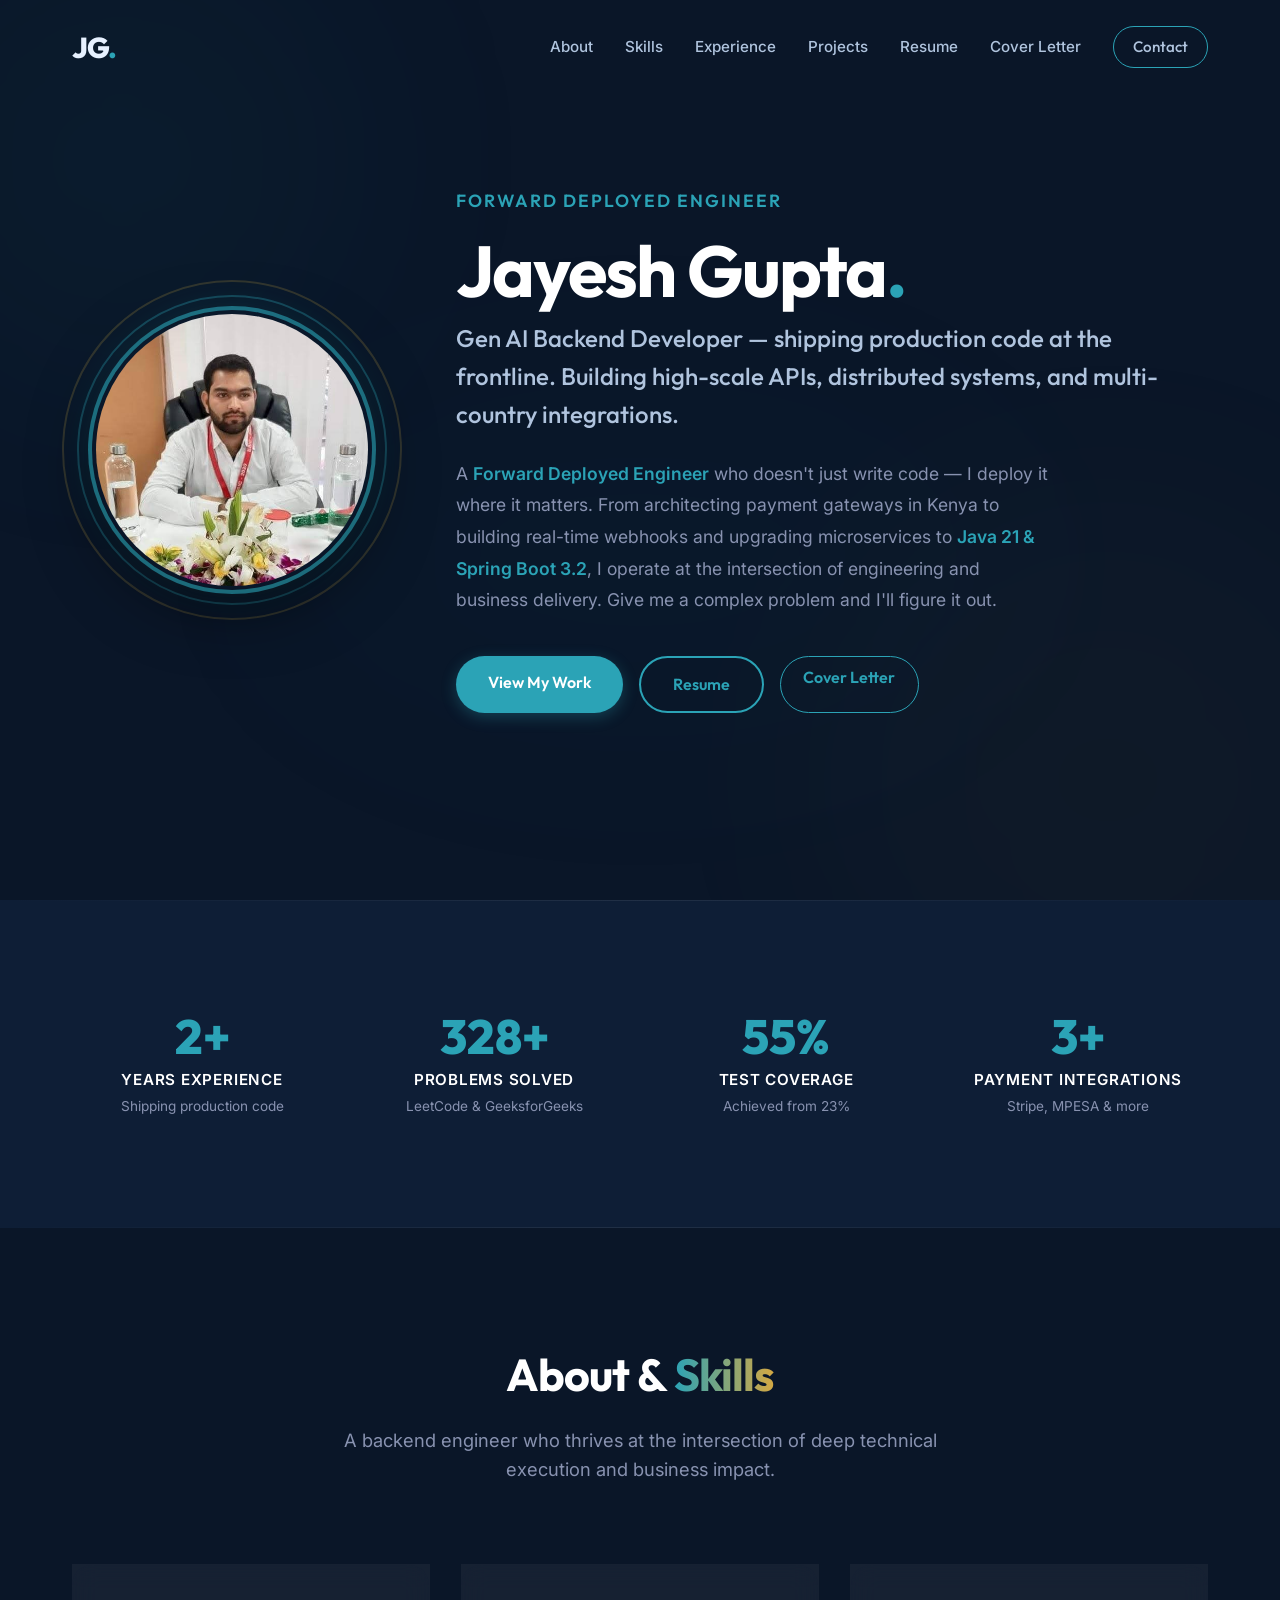
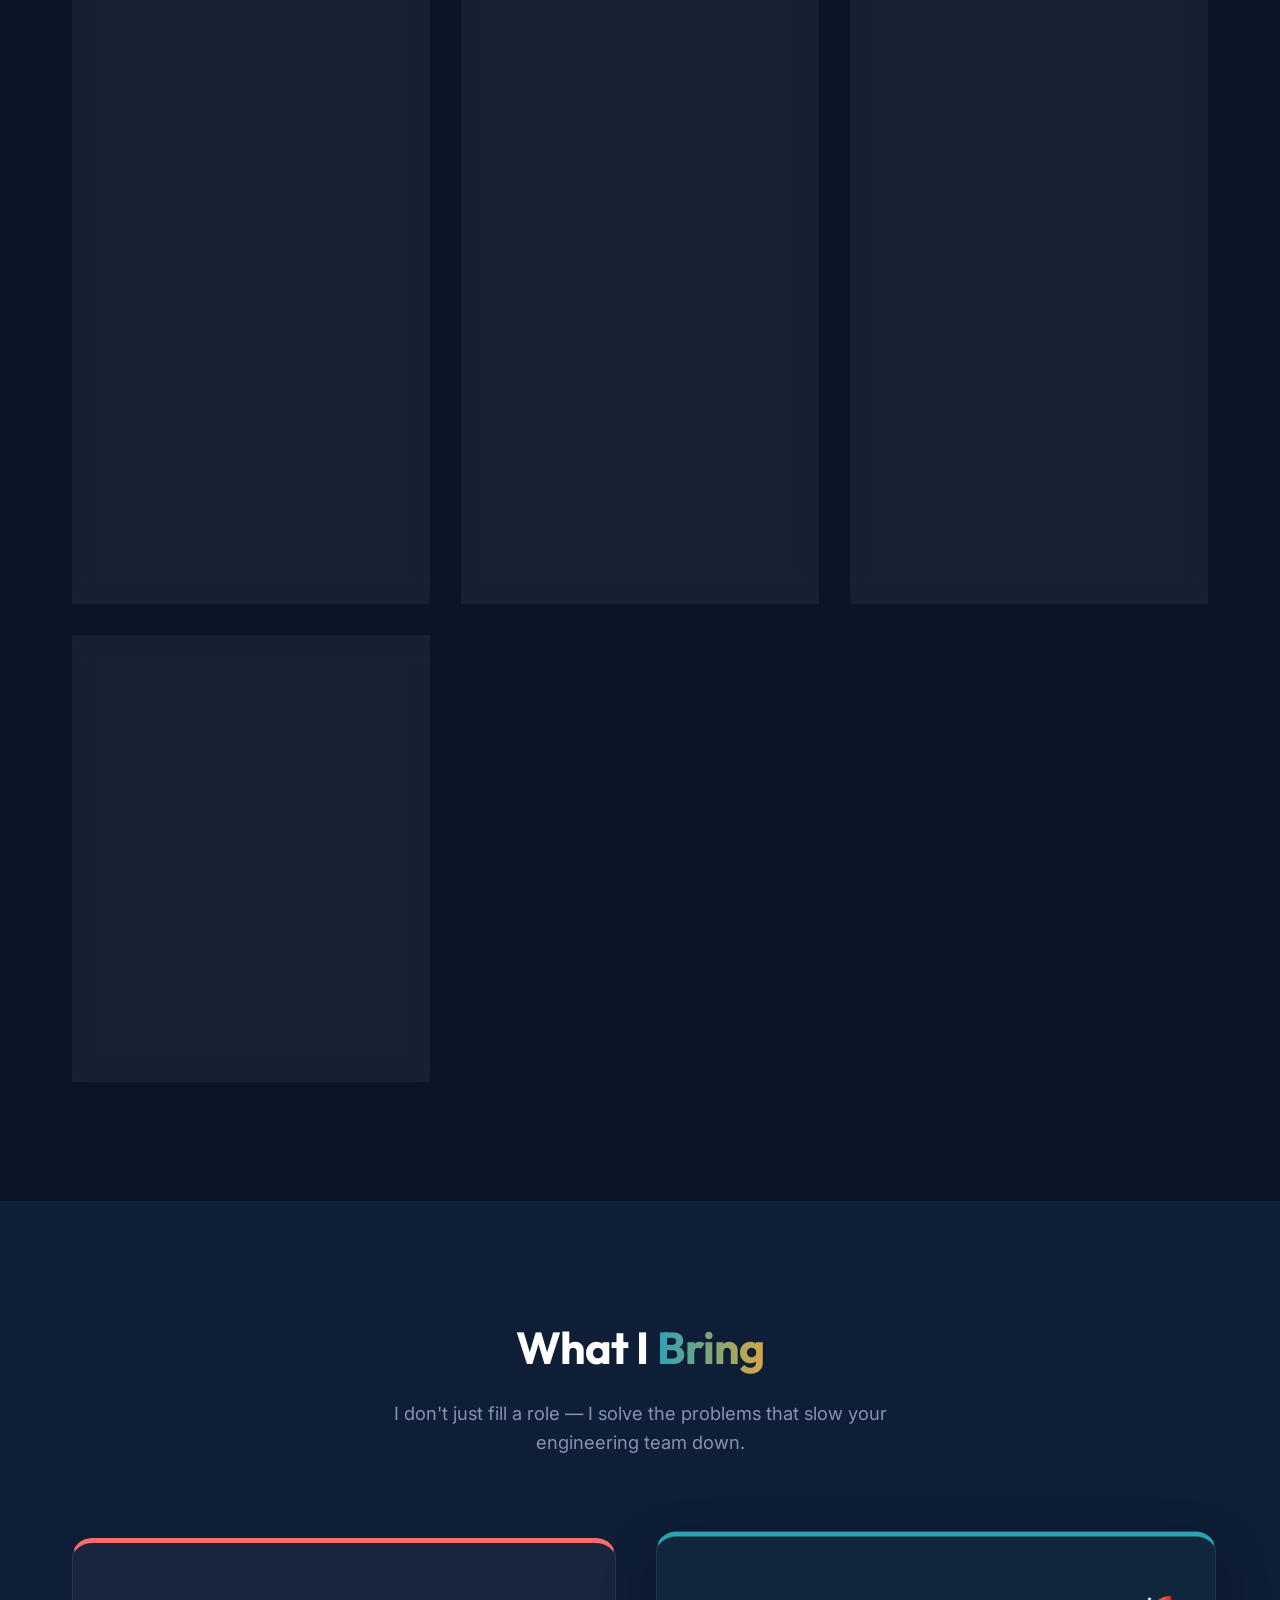
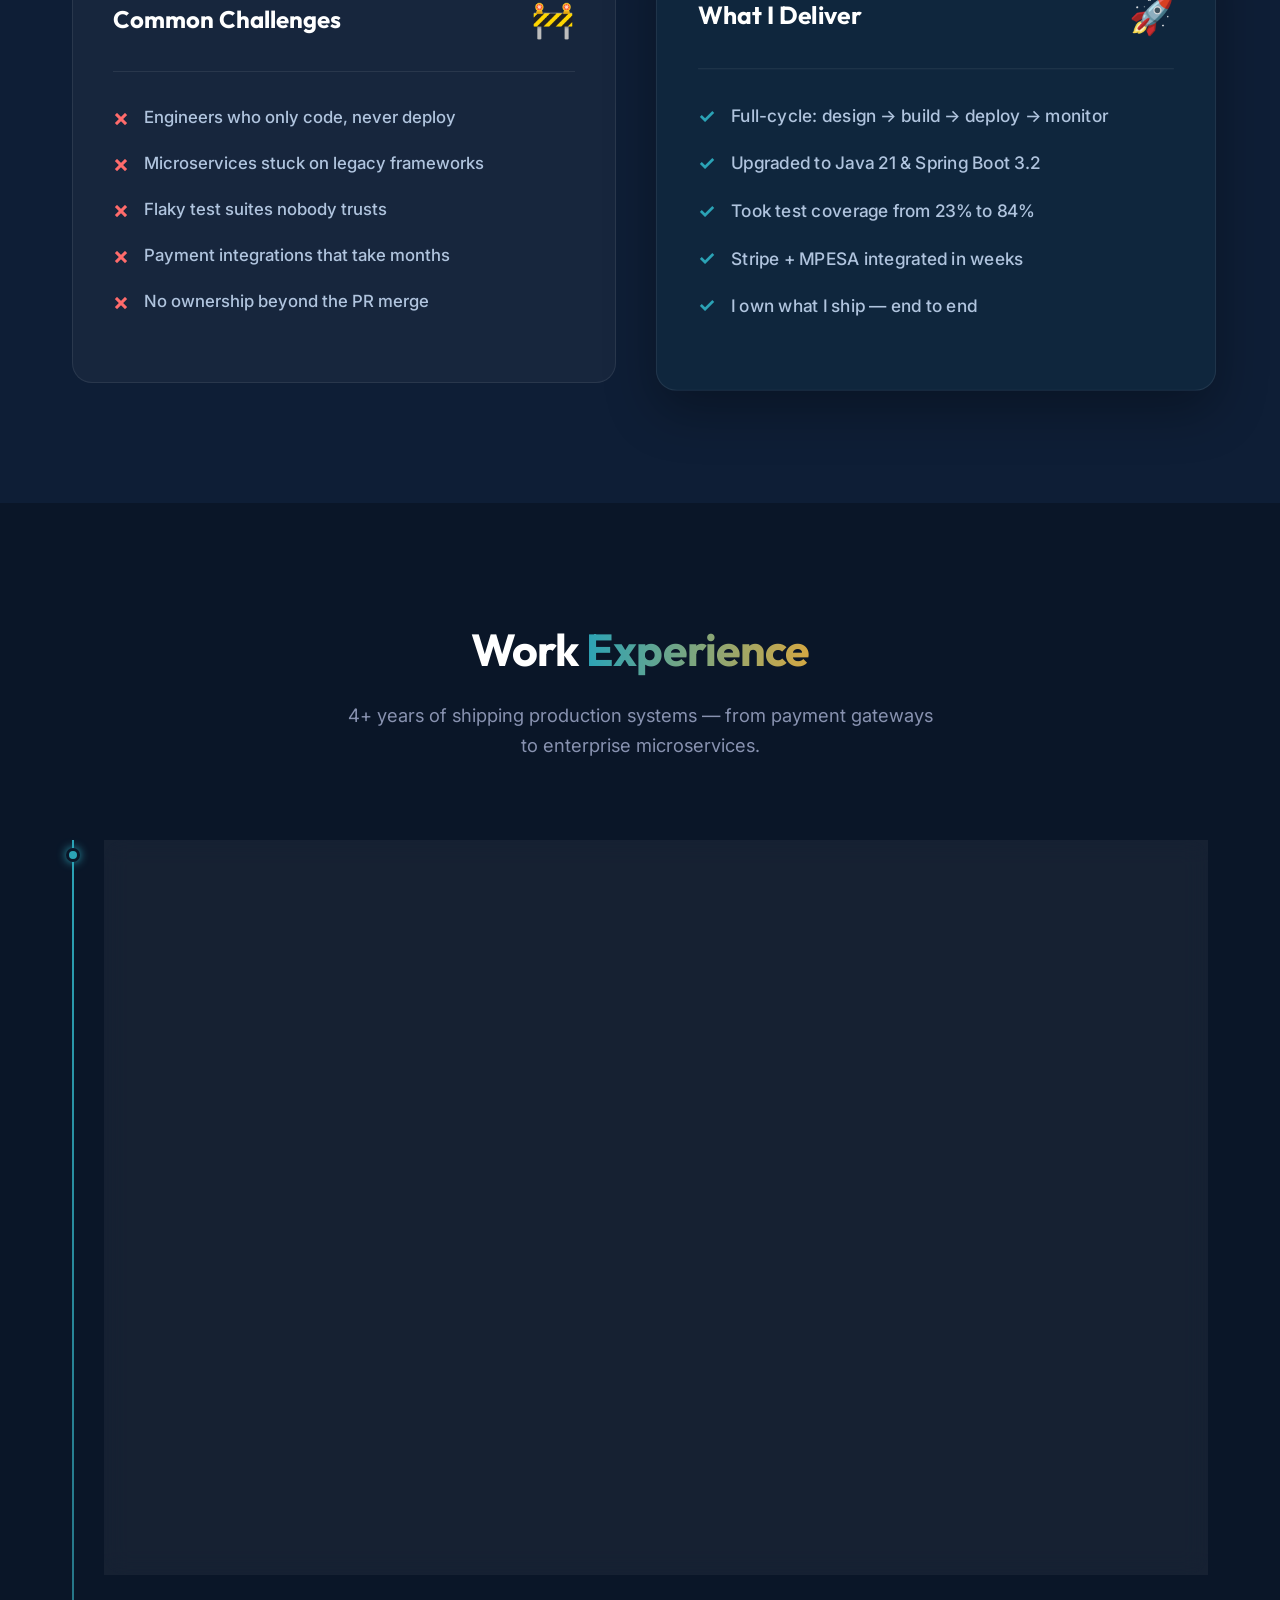
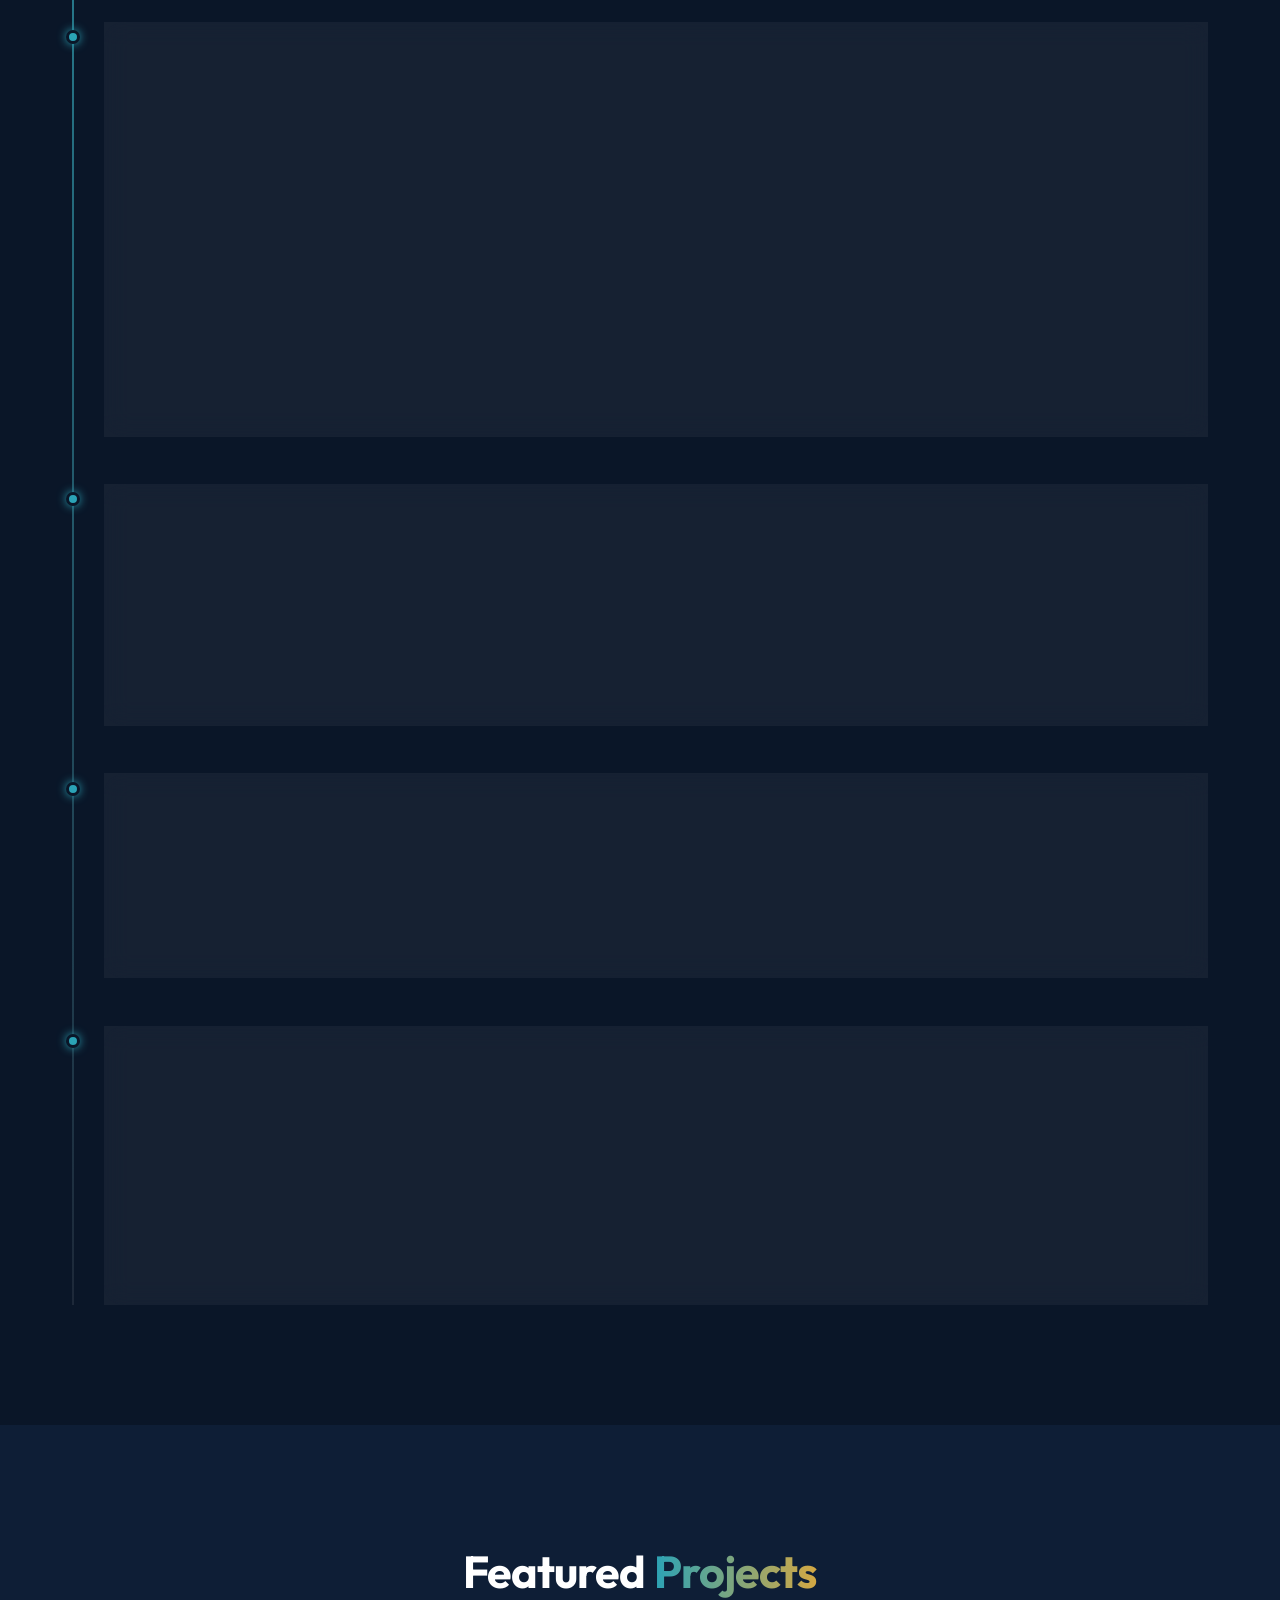
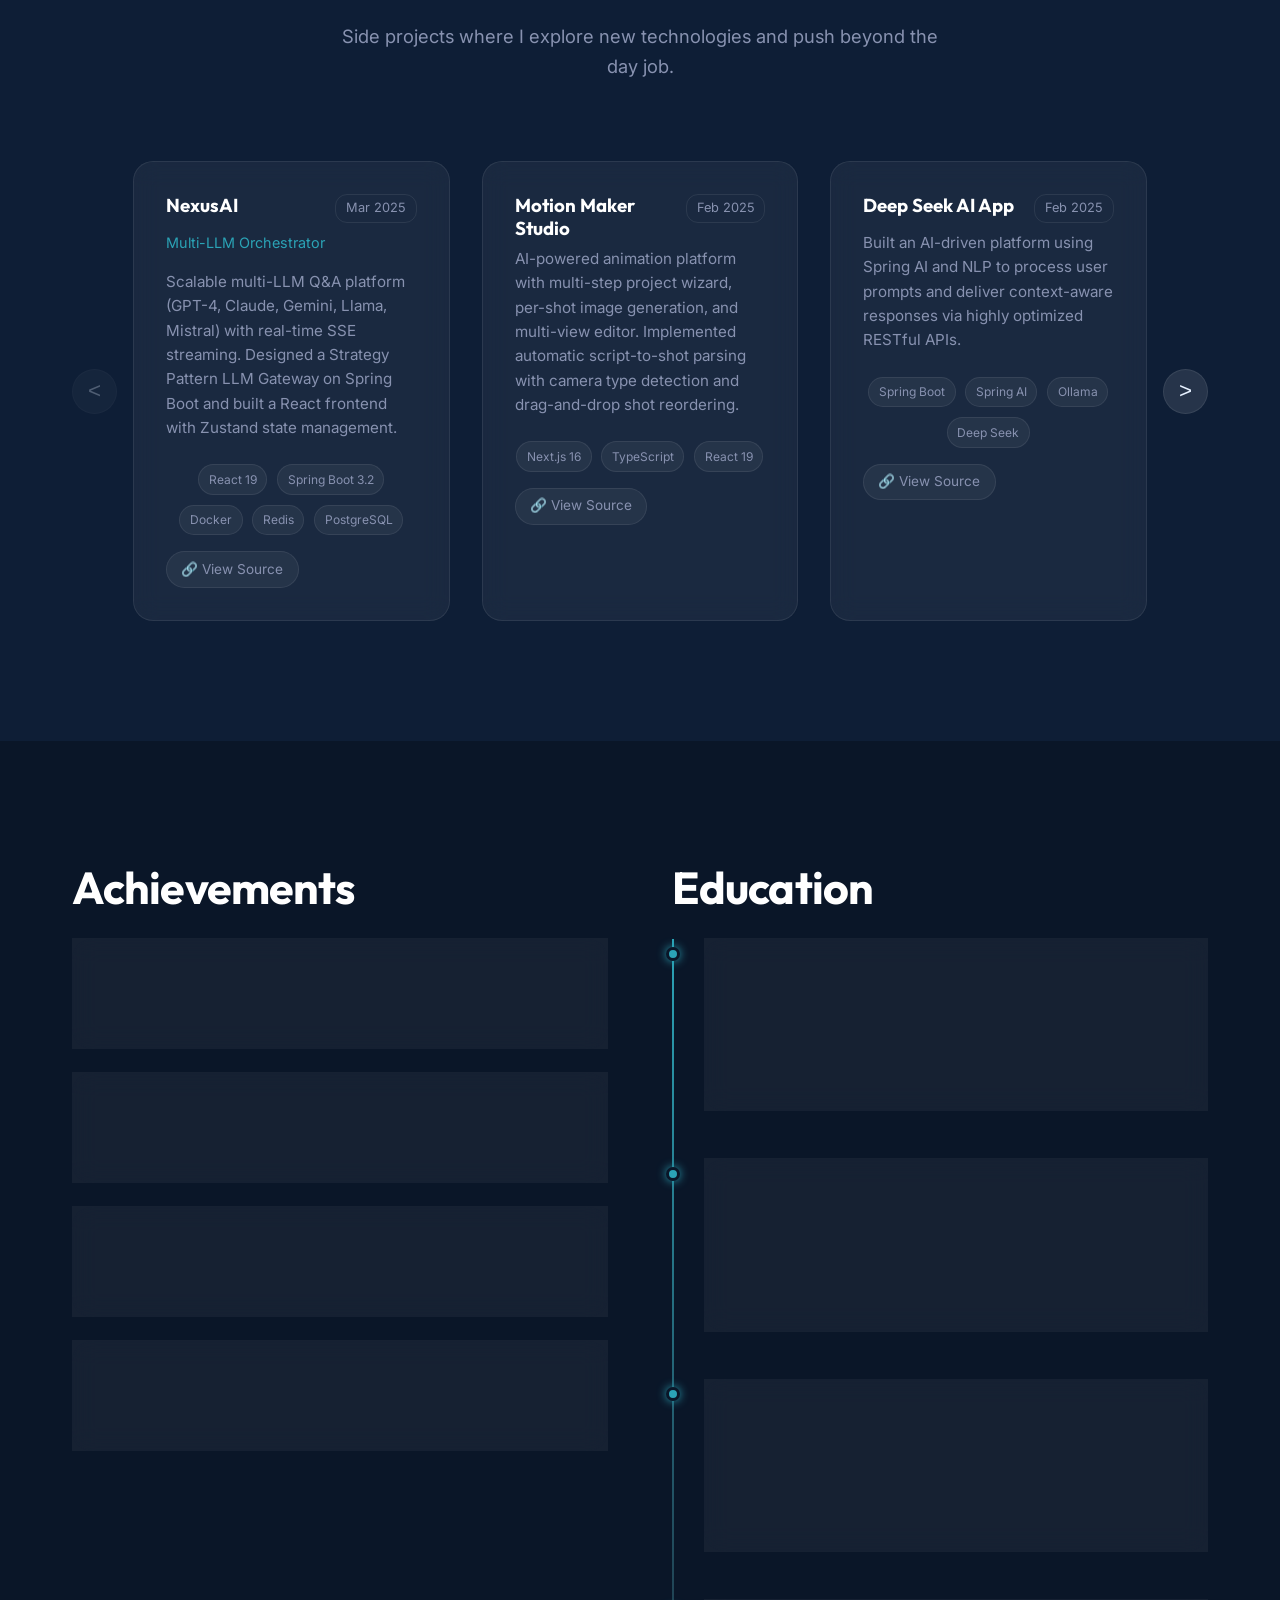
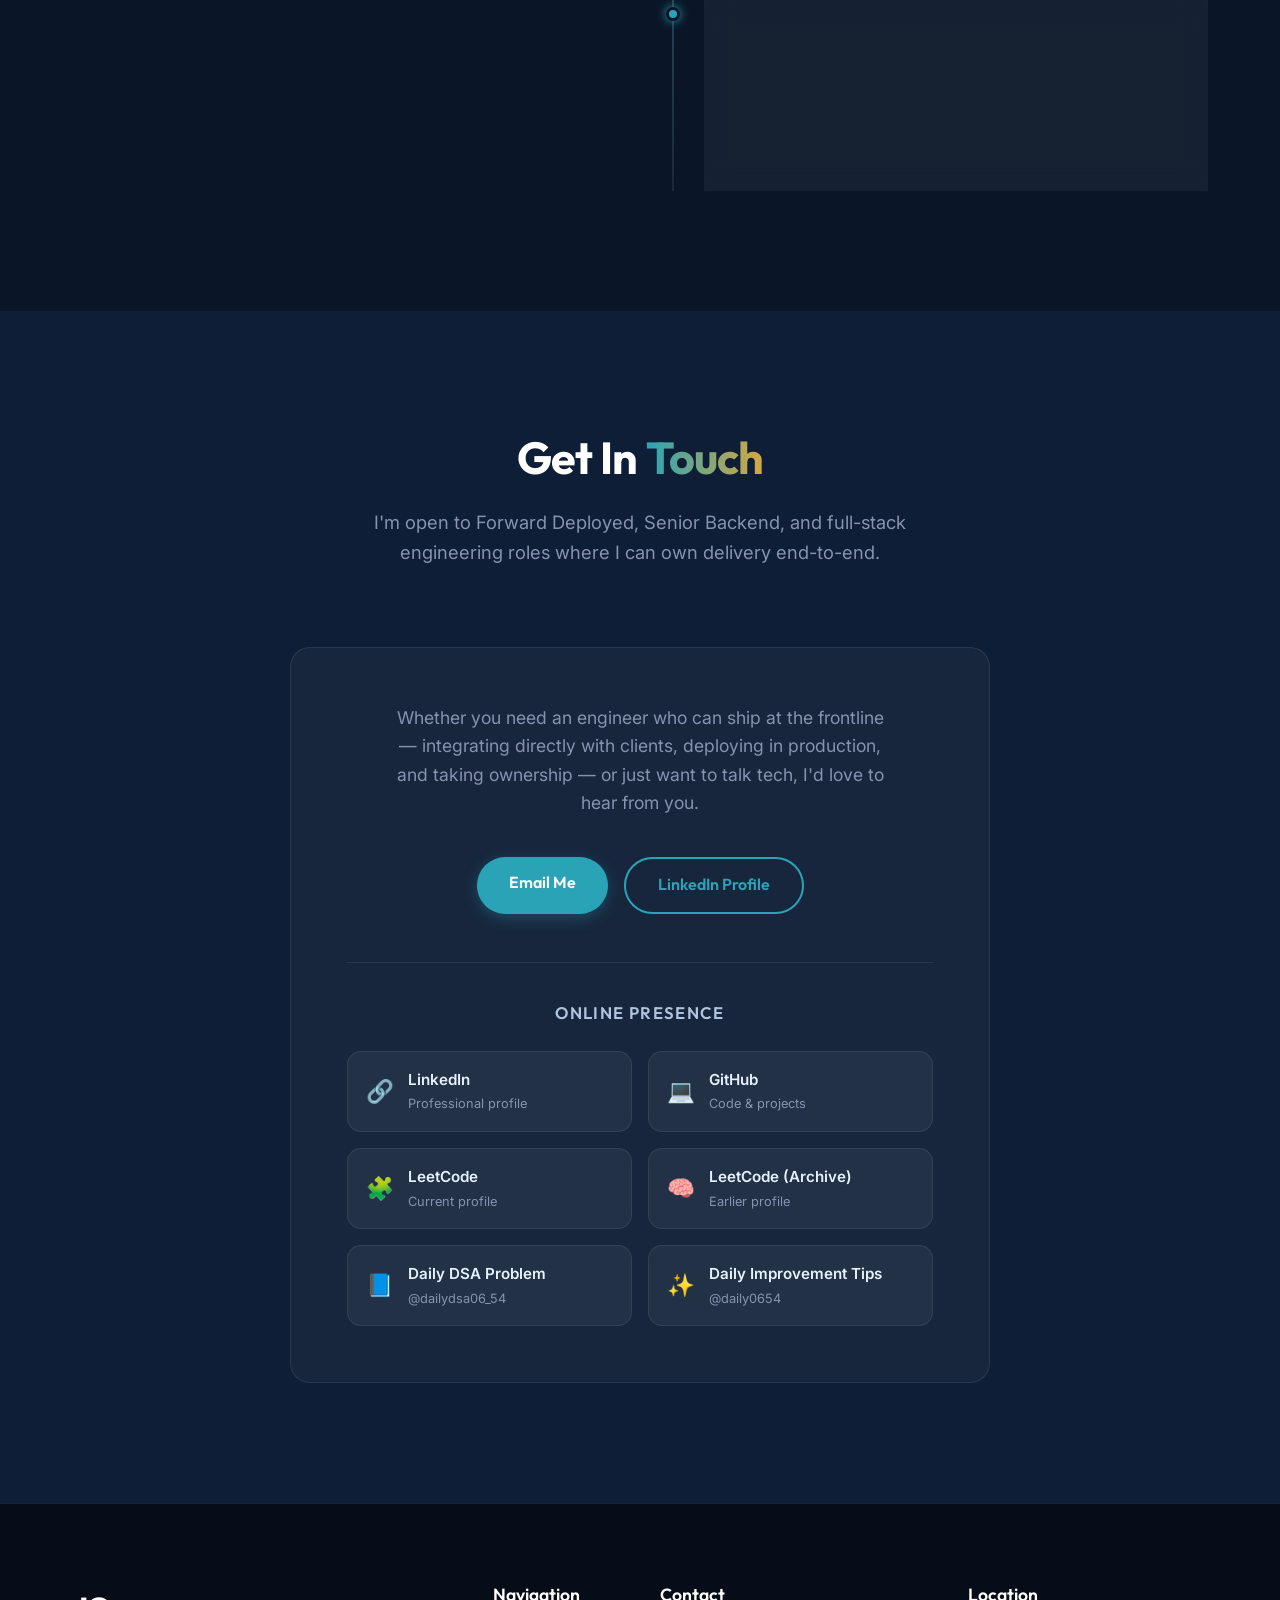
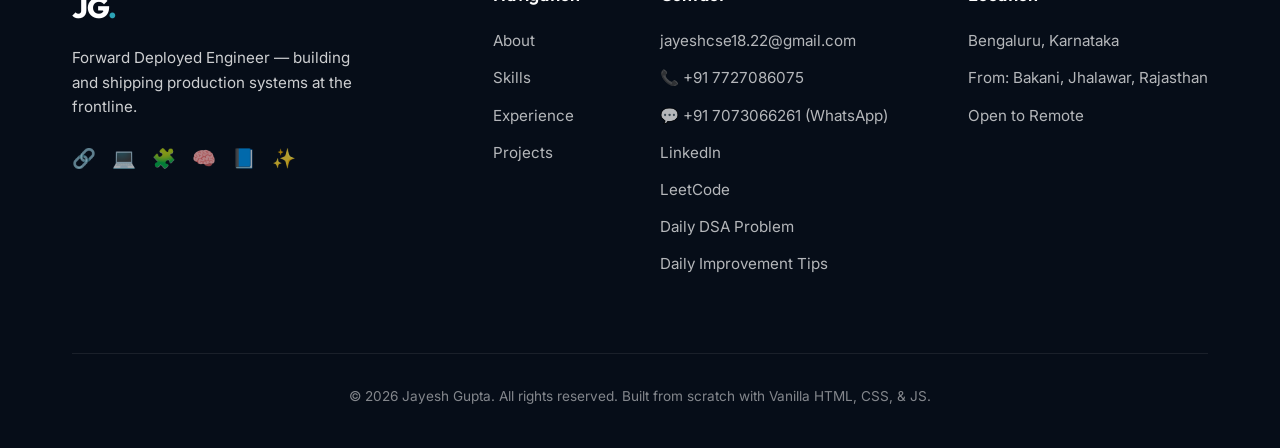
<file: index.html>
<!DOCTYPE html>
<html lang="en">
<head>
    <meta charset="UTF-8">
    <meta name="viewport" content="width=device-width, initial-scale=1.0">
    <meta name="description" content="Jayesh Gupta — Forward Deployed Engineer | Gen AI Backend Developer | Spring AI | Spring Boot | Microservices | Java 21 | PostgreSQL | Building High-Scale APIs & Distributed Systems.">
    <title>Jayesh Gupta | Forward Deployed Engineer | Gen AI Backend Developer</title>
    <!-- Fonts -->
    <link rel="preconnect" href="https://fonts.googleapis.com">
    <link rel="preconnect" href="https://fonts.gstatic.com" crossorigin>
    <link href="https://fonts.googleapis.com/css2?family=Inter:wght@300;400;500;600&family=Outfit:wght@400;600;700;800&display=swap" rel="stylesheet">
    <link rel="stylesheet" href="styles.css">
</head>
<body>

    <!-- Preloader -->
    <div class="preloader" id="preloader">
        <div class="preloader-logo">
            <span class="preloader-text">JG<span class="accent">.</span></span>
        </div>
        <div class="preloader-progress-container">
            <div class="preloader-progress-bar" id="preloaderBar"></div>
        </div>
        <div class="preloader-percentage" id="preloaderPercent">0%</div>
    </div>

    <div class="background-effects">
        <div class="glow glow-1"></div>
        <div class="glow glow-2"></div>
        <div class="glow glow-3"></div>
    </div>

    <!-- Navigation -->
    <nav id="navbar" class="navbar">
        <div class="nav-container">
            <a href="#home" class="logo">JG<span class="dot">.</span></a>
            <ul class="nav-links">
                <li><a href="#about">About</a></li>
                <li><a href="#skills">Skills</a></li>
                <li><a href="#experience">Experience</a></li>
                <li><a href="#projects">Projects</a></li>
                <li><a href="https://drive.google.com/file/d/1EZKaSpu2NY9YMXBlV75YC7lGtOHxIoAp/view?usp=sharing" target="_blank" rel="noopener noreferrer">Resume</a></li>
                <li><a href="https://drive.google.com/file/d/1CYGXUK_f5S0ZbnwEdYzGYpNUl964W7ts/view?usp=sharing" target="_blank" rel="noopener noreferrer">Cover Letter</a></li>
                <li><a href="#contact" class="btn-outline nav-btn">Contact</a></li>
            </ul>
            <div class="hamburger">
                <span class="bar"></span>
                <span class="bar"></span>
                <span class="bar"></span>
            </div>
        </div>
    </nav>

    <main>
        <!-- Hero Section -->
        <section id="home" class="hero section-padding">
            <div class="container hero-content flex-row hidden">
                <div class="hero-image-wrapper">
                    <div class="hero-image-ring"></div>
                    <div class="hero-image-ring hero-image-ring-2"></div>
                    <img src="profile.jpg" alt="Jayesh Gupta — Forward Deployed Engineer" class="hero-profile-img" />
                </div>
                <div class="hero-text">
                    <p class="subtitle">Forward Deployed Engineer</p>
                    <h1 class="hero-title">Jayesh Gupta<span class="dot">.</span></h1>
                    <h2 class="hero-subtitle">Gen AI Backend Developer — shipping production code at the frontline. Building high-scale APIs, distributed systems, and multi-country integrations.</h2>
                    <p class="hero-desc">
                        A <strong>Forward Deployed Engineer</strong> who doesn't just write code — I deploy it where it matters. From architecting payment gateways in Kenya to building real-time webhooks and upgrading microservices to <strong>Java 21 & Spring Boot 3.2</strong>, I operate at the intersection of engineering and business delivery. Give me a complex problem and I'll figure it out.
                    </p>
                    <div class="hero-cta" style="flex-wrap: wrap;">
                        <a href="#experience" class="btn-primary">View My Work</a>
                        <a href="https://drive.google.com/file/d/1EZKaSpu2NY9YMXBlV75YC7lGtOHxIoAp/view?usp=sharing" target="_blank" rel="noopener noreferrer" class="btn-secondary">Resume</a>
                        <a href="https://drive.google.com/file/d/1CYGXUK_f5S0ZbnwEdYzGYpNUl964W7ts/view?usp=sharing" target="_blank" rel="noopener noreferrer" class="btn-outline">Cover Letter</a>
                    </div>
                </div>
            </div>
        </section>

        <!-- Stats Section -->
        <section class="stats">
            <div class="container">
                <div class="stats-grid">
                    <div class="stat-item hidden" style="--delay: 1">
                        <div class="stat-value" data-target="4" data-suffix="+">0</div>
                        <div class="stat-label">Years Experience</div>
                        <div class="stat-desc">Shipping production code</div>
                    </div>
                    <div class="stat-item hidden" style="--delay: 2">
                        <div class="stat-value" data-target="500" data-suffix="+">0</div>
                        <div class="stat-label">Problems Solved</div>
                        <div class="stat-desc">LeetCode & GeeksforGeeks</div>
                    </div>
                    <div class="stat-item hidden" style="--delay: 3">
                        <div class="stat-value" data-target="84" data-suffix="%">0</div>
                        <div class="stat-label">Test Coverage</div>
                        <div class="stat-desc">Achieved from 23%</div>
                    </div>
                    <div class="stat-item hidden" style="--delay: 4">
                        <div class="stat-value" data-target="5" data-suffix="+">0</div>
                        <div class="stat-label">Payment Integrations</div>
                        <div class="stat-desc">Stripe, MPESA & more</div>
                    </div>
                </div>
            </div>
        </section>

        <!-- About & Skills Section -->
        <section id="skills" class="skills section-padding">
            <div class="container">
                <div class="section-header hidden" id="about">
                    <h2 class="section-heading">About & <span class="highlight">Skills</span></h2>
                    <p class="section-subtitle">A backend engineer who thrives at the intersection of deep technical execution and business impact.</p>
                </div>

                <div class="skills-grid">
                    <div class="skill-category glass-card hidden" style="--delay: 1">
                        <div class="skill-icon">📋</div>
                        <h3>Summary</h3>
                        <p style="color: var(--text-muted); font-size: 0.95rem; line-height: 1.7; text-align: left;">
                            I'm a backend engineer who genuinely enjoys what I build. Graduated in Computer Science from NIT Arunachal Pradesh, where coding started as a hobby and slowly became a career. That curiosity never left — I've solved 500+ problems on LeetCode & GeeksforGeeks, and I still get excited about a well-designed system. I've upgraded production microservices, built CI/CD pipelines, taken code coverage from 23% to 84%, and integrated multi-country tax & payment systems. Outside of work — badminton, keyboard, music, and exploring new places keep me balanced.
                        </p>
                    </div>

                    <div class="skill-category glass-card hidden" style="--delay: 2">
                        <div class="skill-icon">⚡</div>
                        <h3>Core Engineering</h3>
                        <div class="tags">
                            <span class="tag">Java 21</span>
                            <span class="tag">Spring Boot 3.2</span>
                            <span class="tag">Microservices</span>
                            <span class="tag">PostgreSQL</span>
                            <span class="tag">Spring AI</span>
                            <span class="tag">Systems Design</span>
                            <span class="tag">Low-Level Design</span>
                            <span class="tag">IT Integration</span>
                        </div>
                    </div>

                    <div class="skill-category glass-card hidden" style="--delay: 3">
                        <div class="skill-icon">☁️</div>
                        <h3>Frontend & Cloud</h3>
                        <div class="tags">
                            <span class="tag">React.js</span>
                            <span class="tag">Next.js</span>
                            <span class="tag">TypeScript</span>
                            <span class="tag">AWS EC2</span>
                            <span class="tag">Docker</span>
                            <span class="tag">CI/CD Jenkins</span>
                        </div>
                    </div>

                    <div class="skill-category glass-card hidden" style="--delay: 4">
                        <div class="skill-icon">🏅</div>
                        <h3>Certifications</h3>
                        <div class="tags">
                            <span class="tag">AWS Cloud Practitioner</span>
                            <span class="tag">Google Hash Code 2021</span>
                            <span class="tag">Machine Learning</span>
                            <span class="tag">Blockchain Basics</span>
                            <span class="tag">Android Studio with Java</span>
                        </div>
                    </div>
                </div>
            </div>
        </section>

        <!-- What I Bring — Problem / Solution -->
        <section class="what-i-bring section-padding">
            <div class="container">
                <div class="section-header hidden">
                    <h2 class="section-heading">What I <span class="highlight">Bring</span></h2>
                    <p class="section-subtitle">I don't just fill a role — I solve the problems that slow your engineering team down.</p>
                </div>

                <div class="comparison-grid">
                    <div class="comparison-card problem hidden" style="--delay: 1">
                        <div class="comparison-card-header">
                            <h3>Common Challenges</h3>
                            <span class="comparison-icon">🚧</span>
                        </div>
                        <ul class="comparison-list">
                            <li>Engineers who only code, never deploy</li>
                            <li>Microservices stuck on legacy frameworks</li>
                            <li>Flaky test suites nobody trusts</li>
                            <li>Payment integrations that take months</li>
                            <li>No ownership beyond the PR merge</li>
                        </ul>
                    </div>

                    <div class="comparison-card solution hidden" style="--delay: 2">
                        <div class="comparison-card-header">
                            <h3>What I Deliver</h3>
                            <span class="comparison-icon">🚀</span>
                        </div>
                        <ul class="comparison-list">
                            <li>Full-cycle: design → build → deploy → monitor</li>
                            <li>Upgraded to Java 21 & Spring Boot 3.2</li>
                            <li>Took test coverage from 23% to 84%</li>
                            <li>Stripe + MPESA integrated in weeks</li>
                            <li>I own what I ship — end to end</li>
                        </ul>
                    </div>
                </div>
            </div>
        </section>

        <!-- Experience Section -->
        <section id="experience" class="experience section-padding">
            <div class="container">
                <div class="section-header hidden">
                    <h2 class="section-heading">Work <span class="highlight">Experience</span></h2>
                    <p class="section-subtitle">4+ years of shipping production systems — from payment gateways to enterprise microservices.</p>
                </div>

                <div class="timeline">
                    <!-- GaragePlug -->
                    <div class="timeline-item hidden">
                        <div class="timeline-dot"></div>
                        <div class="timeline-content glass-card hover-glow">
                            <span class="timeline-date">Jun 2023 – Present · 4 yrs+</span>
                            <h3 class="timeline-title">Gen AI Backend Developer</h3>
                            <h4 class="timeline-company">GaragePlug — Bengaluru, India</h4>
                            <ul class="timeline-details">
                                <li>Architected and deployed core backend modules — authentication, OMS, CRM — directly into production at an early-stage startup digitizing the auto-services industry.</li>
                                <li>Designed and developed architecture changes: tagging master, customer master, vendor master, tax master, user management, expense head master, and reports.</li>
                                <li>Designed and shipped real-time Webhooks — push notifications across services triggered on events like new order creation.</li>
                                <li>Built the Unit of Measure module spanning part master, inventory, purchase orders, repair orders, invoices, counter sales, credit notes, and purchase returns.</li>
                                <li>Implemented part search and inventory search across all branches (HO Management).</li>
                                <li>Built inspection checkpoints system — defining mandatory vs non-mandatory items, and handling rejected service/parts from inspection during repair order creation.</li>
                                <li>Implemented India-specific tax features: CGST, SGST, IGST compliance across all invoicing flows.</li>
                                <li>Delivered performance fixes: database query optimization, customer query optimization across high-traffic endpoints.</li>
                                <li>Designed and developed Stripe (Online + POS Terminal) and MPESA (Kenya) payment gateway integrations based on Checkout Session architecture.</li>
                                <li>Implemented advance payment posting via Webhook in SAP integration.</li>
                                <li>Built Partial StockIn feature and bulk voucher generation based on configurable conditions.</li>
                                <li>Upgraded the Order Management Microservice to Spring Boot 3.2.5 and Java 21.</li>
                            </ul>
                        </div>
                    </div>

                    <!-- RoboMQ -->
                    <div class="timeline-item hidden">
                        <div class="timeline-dot"></div>
                        <div class="timeline-content glass-card hover-glow">
                            <span class="timeline-date">Jun 2022 – May 2023</span>
                            <h3 class="timeline-title">Associate Software Engineer | Product Development</h3>
                            <h4 class="timeline-company">RoboMQ — Jaipur, India</h4>
                            <ul class="timeline-details">
                                <li>Backend developer for Connect iPAAS and Hire2Retire enterprise products using Java Spring Framework.</li>
                                <li>Authored comprehensive JUnit5 tests for ITSM Jira Connector, Transformer, and PIPAzureAD Connector — elevating code coverage from 23% to 84%.</li>
                                <li>Built Jenkins CI/CD pipelines for microservices, enabling continuous integration and deployment.</li>
                                <li>Managed image updates and pushed them to AWS ECR repository for seamless deployment.</li>
                                <li>Conducted thorough end-to-end testing for JiraSoftware, JiraWorkManagement, and JiraServiceManagement microservices.</li>
                                <li>Utilized SonarLint for rigorous code quality reviews and proactive bug fixes.</li>
                            </ul>
                        </div>
                    </div>

                    <!-- IndiaMART -->
                    <div class="timeline-item hidden">
                        <div class="timeline-dot"></div>
                        <div class="timeline-content glass-card hover-glow">
                            <span class="timeline-date">Mar 2022 – May 2022 · 3 mos</span>
                            <h3 class="timeline-title">Associate Software Engineer Intern</h3>
                            <h4 class="timeline-company">IndiaMART InterMESH Limited — Noida, India</h4>
                            <ul class="timeline-details">
                                <li>Collaborated with the DBA Team on PostgreSQL technologies, performance tuning, and query optimization.</li>
                                <li>Received cross-functional training spanning Google SEO, SQL, ReactJS, NodeJS, HTML, CSS, Linux, and Scrum.</li>
                            </ul>
                        </div>
                    </div>

                    <!-- CleverTap -->
                    <div class="timeline-item hidden">
                        <div class="timeline-dot"></div>
                        <div class="timeline-content glass-card hover-glow">
                            <span class="timeline-date">Jan 2022 – Mar 2022 · 3 mos</span>
                            <h3 class="timeline-title">DevOps Intern</h3>
                            <h4 class="timeline-company">CleverTap — Mumbai, India</h4>
                            <ul class="timeline-details">
                                <li>Gained hands-on experience with DevOps practices, CI/CD workflows, and cloud infrastructure management.</li>
                            </ul>
                        </div>
                    </div>

                    <!-- Virtual Programs -->
                    <div class="timeline-item hidden">
                        <div class="timeline-dot"></div>
                        <div class="timeline-content glass-card hover-glow">
                            <span class="timeline-date">2021</span>
                            <h3 class="timeline-title">Virtual Experience Programs</h3>
                            <h4 class="timeline-company">Deloitte · JPMorgan Chase · The Sparks Foundation</h4>
                            <ul class="timeline-details">
                                <li><strong>Deloitte</strong> — STEM Connect Virtual Experience Program (Sep – Oct 2021).</li>
                                <li><strong>JPMorgan Chase</strong> — Software Engineering Virtual Program (May – Jun 2021).</li>
                                <li><strong>The Sparks Foundation</strong> — Data Science & Business Analytics Internship: supervised & unsupervised ML prediction tasks (Jul 2021).</li>
                            </ul>
                        </div>
                    </div>
                </div>
            </div>
        </section>

        <!-- Projects Section -->
        <section id="projects" class="projects section-padding">
            <div class="container">
                <div class="section-header hidden">
                    <h2 class="section-heading">Featured <span class="highlight">Projects</span></h2>
                    <p class="section-subtitle">Side projects where I explore new technologies and push beyond the day job.</p>
                </div>

                <div class="slider-wrapper">
                    <button class="slider-btn prev-btn" aria-label="Previous Projects">&lt;</button>
                    <div class="slider-container">
                        <div class="slider-track">
                            <!-- Project 1 -->
                    <div class="project-card glass-card hidden" style="--delay: 1">
                        <div class="project-content">
                            <div class="project-header">
                                <h3>NexusAI</h3>
                                <div class="project-date">Mar 2025</div>
                            </div>
                            <p class="project-subtitle">Multi-LLM Orchestrator</p>
                            <p class="project-desc">
                                Scalable multi-LLM Q&A platform (GPT-4, Claude, Gemini, Llama, Mistral) with real-time SSE streaming. Designed a Strategy Pattern LLM Gateway on Spring Boot and built a React frontend with Zustand state management.
                            </p>
                            <div class="tags tech-stack">
                                <span class="tag">React 19</span>
                                <span class="tag">Spring Boot 3.2</span>
                                <span class="tag">Docker</span>
                                <span class="tag">Redis</span>
                                <span class="tag">PostgreSQL</span>
                            </div>
                            <div class="project-links mt-1">
                                <a href="https://github.com/jayesh-2210/multi-llm-orchestrator" target="_blank" class="tag" style="display:inline-block; margin-top:0.5rem;"><span class="dot">🔗</span> View Source</a>
                            </div>
                        </div>
                    </div>

                    <!-- Project 2 -->
                    <div class="project-card glass-card hidden" style="--delay: 2">
                        <div class="project-content">
                            <div class="project-header">
                                <h3>Motion Maker Studio</h3>
                                <div class="project-date">Feb 2025</div>
                            </div>
                            <p class="project-desc">
                                AI-powered animation platform with multi-step project wizard, per-shot image generation, and multi-view editor. Implemented automatic script-to-shot parsing with camera type detection and drag-and-drop shot reordering.
                            </p>
                            <div class="tags tech-stack">
                                <span class="tag">Next.js 16</span>
                                <span class="tag">TypeScript</span>
                                <span class="tag">React 19</span>
                            </div>
                            <div class="project-links mt-1">
                                <a href="https://github.com/jayesh-2210/motion-maker-studio" target="_blank" class="tag" style="display:inline-block; margin-top:0.5rem;"><span class="dot">🔗</span> View Source</a>
                            </div>
                        </div>
                    </div>

                    <!-- Project 3 -->
                    <div class="project-card glass-card hidden" style="--delay: 3">
                        <div class="project-content">
                            <div class="project-header">
                                <h3>Deep Seek AI App</h3>
                                <div class="project-date">Feb 2025</div>
                            </div>
                            <p class="project-desc">
                                Built an AI-driven platform using Spring AI and NLP to process user prompts and deliver context-aware responses via highly optimized RESTful APIs.
                            </p>
                            <div class="tags tech-stack">
                                <span class="tag">Spring Boot</span>
                                <span class="tag">Spring AI</span>
                                <span class="tag">Ollama</span>
                                <span class="tag">Deep Seek</span>
                            </div>
                            <div class="project-links mt-1">
                                <a href="https://github.com/jayesh-2210/deep-seek-ai-application" target="_blank" class="tag" style="display:inline-block; margin-top:0.5rem;"><span class="dot">🔗</span> View Source</a>
                            </div>
                        </div>
                    </div>

                    <!-- Project 4 -->
                    <div class="project-card glass-card hidden" style="--delay: 4">
                        <div class="project-content">
                            <div class="project-header">
                                <h3>Movie Review Application</h3>
                                <div class="project-date">May 2023</div>
                            </div>
                            <p class="project-desc">
                                A centralized platform for movie enthusiasts to find reliable reviews and rate films on a numerical scale. Built RESTful APIs and managed MongoDB database connectivity for fetching movies and posting user reviews.
                            </p>
                            <div class="tags tech-stack">
                                <span class="tag">Spring Boot</span>
                                <span class="tag">MongoDB</span>
                            </div>
                            <div class="project-links mt-1">
                                <a href="https://github.com/jayesh-ctrl/MovieReview-Backend" target="_blank" class="tag" style="display:inline-block; margin-top:0.5rem;"><span class="dot">🔗</span> View Source</a>
                            </div>
                        </div>
                    </div>

                    <!-- Project 5 -->
                    <div class="project-card glass-card hidden" style="--delay: 5">
                        <div class="project-content">
                            <div class="project-header">
                                <h3>Antigravity Workspace</h3>
                                <div class="project-date">Mar 2026</div>
                            </div>
                            <p class="project-desc">
                                A modern React and Vite-based development workspace featuring expanded ESLint configurations, React compiler integrations, and an optimized frontend toolchain.
                            </p>
                            <div class="tags tech-stack">
                                <span class="tag">React</span>
                                <span class="tag">Vite</span>
                                <span class="tag">JavaScript</span>
                            </div>
                            <div class="project-links mt-1">
                                <a href="https://github.com/jayesh-2210/antigravity_workspace" target="_blank" class="tag" style="display:inline-block; margin-top:0.5rem;"><span class="dot">🔗</span> View Source</a>
                            </div>
                        </div>
                    </div>

                    <!-- Project 6 -->
                    <div class="project-card glass-card hidden" style="--delay: 6">
                        <div class="project-content">
                            <div class="project-header">
                                <h3>Blogging App</h3>
                                <div class="project-date">May 2023</div>
                            </div>
                            <p class="project-desc">
                                Created a fully functional blogging platform with RESTful APIs for User, Category, Post, and Comment entities. Applied JPA entity relationships and Hibernate ORM.
                            </p>
                            <div class="tags tech-stack">
                                <span class="tag">Spring Boot</span>
                                <span class="tag">MySQL</span>
                                <span class="tag">Hibernate</span>
                                <span class="tag">JPA</span>
                            </div>
                            <div class="project-links mt-1">
                                <a href="https://github.com/jayesh-ctrl/BloggingApplication-Backend" target="_blank" class="tag" style="display:inline-block; margin-top:0.5rem;"><span class="dot">🔗</span> View Source</a>
                            </div>
                        </div>
                    </div>
                        </div>
                    </div>
                    <button class="slider-btn next-btn" aria-label="Next Projects">&gt;</button>
                </div>
            </div>
        </section>

        <!-- Achievements & Education -->
        <section id="achievements" class="achievements section-padding">
            <div class="container dual-col">
                <div class="achievements-section hidden">
                    <h2 class="section-heading">Achievements</h2>
                    <ul class="achievement-list">
                        <li class="glass-card hover-glow">
                            <div class="icon">🚀</div>
                            <p>Solved <strong>500+ programming problems on LeetCode & GeeksforGeeks</strong></p>
                        </li>
                        <li class="glass-card hover-glow">
                            <div class="icon">🏆</div>
                            <p><strong>National Cadet Corps (NCC)</strong> Cadet — NIT Arunachal Pradesh (Aug 2018 - Jul 2022, 4 years)</p>
                        </li>
                        <li class="glass-card hover-glow">
                            <div class="icon">👔</div>
                            <p><strong>Training & Placement Cell Student Coordinator</strong> at NIT AP (Jul 2021 – Jun 2022)</p>
                        </li>
                        <li class="glass-card hover-glow">
                            <div class="icon">🏦</div>
                            <p><strong>JPMorgan Chase & Deloitte</strong> — Virtual Experience Programs in Software Engineering & STEM</p>
                        </li>
                    </ul>
                </div>

                <div class="education-section hidden">
                    <h2 class="section-heading">Education</h2>
                    <div class="timeline">
                        <div class="timeline-item">
                            <div class="timeline-dot"></div>
                            <div class="timeline-content glass-card hover-glow">
                                <h3 class="timeline-title">B.Tech, Computer Science & Engineering</h3>
                                <h4 class="timeline-company">NIT, Arunachal Pradesh</h4>
                                <span class="timeline-date block mt-1">Aug 2018 – Jun 2022 • GPA: 8.73</span>
                            </div>
                        </div>

                        <div class="timeline-item">
                            <div class="timeline-dot"></div>
                            <div class="timeline-content glass-card hover-glow">
                                <h3 class="timeline-title">Class XII Coaching (IIT-JEE)</h3>
                                <h4 class="timeline-company">ALLEN CAREER INSTITUTE</h4>
                                <span class="timeline-date block mt-1">2017 - 2018</span>
                            </div>
                        </div>

                        <div class="timeline-item">
                            <div class="timeline-dot"></div>
                            <div class="timeline-content glass-card hover-glow">
                                <h3 class="timeline-title">Class XII — 97.60% (Rajasthan Board)</h3>
                                <h4 class="timeline-company">Govt. Senior Secondary School, Bakani, Jhalawar</h4>
                                <span class="timeline-date block mt-1">2016 – 2017</span>
                            </div>
                        </div>

                        <div class="timeline-item">
                            <div class="timeline-dot"></div>
                            <div class="timeline-content glass-card hover-glow">
                                <h3 class="timeline-title">Class X — 94% (Rajasthan Board)</h3>
                                <h4 class="timeline-company">Swami Shree Rameshwar Asharam Adarsh Vidya Mandir, Bakani, Jhalawar</h4>
                                <span class="timeline-date block mt-1">2014 – 2015</span>
                            </div>
                        </div>
                    </div>
                </div>
            </div>
        </section>

        <!-- Contact Section -->
        <section id="contact" class="contact section-padding text-center">
            <div class="container hidden">
                <div class="section-header">
                    <h2 class="section-heading">Get In <span class="highlight">Touch</span></h2>
                    <p class="section-subtitle">I'm open to Forward Deployed, Senior Backend, and full-stack engineering roles where I can own delivery end-to-end.</p>
                </div>
                <div class="contact-card">
                    <p class="contact-desc">
                        Whether you need an engineer who can ship at the frontline — integrating directly with clients, deploying in production, and taking ownership — or just want to talk tech, I'd love to hear from you.
                    </p>
                    <div class="contact-links">
                        <a href="mailto:jayeshcse18.22@gmail.com" class="btn-primary">Email Me</a>
                        <a href="https://www.linkedin.com/in/jayesh-gupta-904347194/" target="_blank" rel="noopener noreferrer" class="btn-secondary">LinkedIn Profile</a>
                    </div>

                    <div class="online-presence">
                        <h3 class="online-presence-title">Online Presence</h3>
                        <div class="presence-grid">
                            <a href="https://www.linkedin.com/in/jayesh-gupta-904347194/" target="_blank" rel="noopener noreferrer" class="presence-card">
                                <span class="presence-icon">🔗</span>
                                <span class="presence-text">
                                    <strong>LinkedIn</strong>
                                    <em>Professional profile</em>
                                </span>
                            </a>
                            <a href="https://github.com/jayesh-2210" target="_blank" rel="noopener noreferrer" class="presence-card">
                                <span class="presence-icon">💻</span>
                                <span class="presence-text">
                                    <strong>GitHub</strong>
                                    <em>Code &amp; projects</em>
                                </span>
                            </a>
                            <a href="https://leetcode.com/u/user9321Wq/" target="_blank" rel="noopener noreferrer" class="presence-card">
                                <span class="presence-icon">🧩</span>
                                <span class="presence-text">
                                    <strong>LeetCode</strong>
                                    <em>Current profile</em>
                                </span>
                            </a>
                            <a href="https://leetcode.com/u/jaigupta2210/" target="_blank" rel="noopener noreferrer" class="presence-card">
                                <span class="presence-icon">🧠</span>
                                <span class="presence-text">
                                    <strong>LeetCode (Archive)</strong>
                                    <em>Earlier profile</em>
                                </span>
                            </a>
                            <a href="https://www.instagram.com/dailydsa06_54?igsh=M3BpaG1obWRjMjU3" target="_blank" rel="noopener noreferrer" class="presence-card">
                                <span class="presence-icon">📘</span>
                                <span class="presence-text">
                                    <strong>Daily DSA Problem</strong>
                                    <em>@dailydsa06_54</em>
                                </span>
                            </a>
                            <a href="https://www.instagram.com/daily0654?igsh=MWp5NDZidzZpYWw5eg%3D%3D" target="_blank" rel="noopener noreferrer" class="presence-card">
                                <span class="presence-icon">✨</span>
                                <span class="presence-text">
                                    <strong>Daily Improvement Tips</strong>
                                    <em>@daily0654</em>
                                </span>
                            </a>
                        </div>
                    </div>
                </div>
            </div>
        </section>
    </main>

    <!-- Sticky CTA -->
    <div class="sticky-cta" id="stickyCta">
        <a href="#contact" class="btn-primary">✉ Hire Me</a>
    </div>

    <!-- Footer -->
    <footer>
        <div class="container">
            <div class="footer-top">
                <div class="footer-brand">
                    <a href="#home" class="logo">JG<span class="dot">.</span></a>
                    <p class="tagline">Forward Deployed Engineer — building and shipping production systems at the frontline.</p>
                    <div class="footer-socials">
                        <a href="https://www.linkedin.com/in/jayesh-gupta-904347194/" target="_blank" rel="noopener noreferrer" aria-label="LinkedIn" title="LinkedIn">🔗</a>
                        <a href="https://github.com/jayesh-2210" target="_blank" rel="noopener noreferrer" aria-label="GitHub" title="GitHub">💻</a>
                        <a href="https://leetcode.com/u/user9321Wq/" target="_blank" rel="noopener noreferrer" aria-label="LeetCode" title="LeetCode">🧩</a>
                        <a href="https://leetcode.com/u/jaigupta2210/" target="_blank" rel="noopener noreferrer" aria-label="LeetCode Archive" title="LeetCode (Archive)">🧠</a>
                        <a href="https://www.instagram.com/dailydsa06_54?igsh=M3BpaG1obWRjMjU3" target="_blank" rel="noopener noreferrer" aria-label="Daily DSA Problem" title="Daily DSA Problem">📘</a>
                        <a href="https://www.instagram.com/daily0654?igsh=MWp5NDZidzZpYWw5eg%3D%3D" target="_blank" rel="noopener noreferrer" aria-label="Daily Improvement Tips" title="Daily Improvement Tips">✨</a>
                    </div>
                </div>
                <div class="footer-columns">
                    <div class="footer-column">
                        <h4>Navigation</h4>
                        <a href="#about">About</a>
                        <a href="#skills">Skills</a>
                        <a href="#experience">Experience</a>
                        <a href="#projects">Projects</a>
                    </div>
                    <div class="footer-column">
                        <h4>Contact</h4>
                        <a href="mailto:jayeshcse18.22@gmail.com">jayeshcse18.22@gmail.com</a>
                        <a href="tel:+917727086075">📞 +91 7727086075</a>
                        <a href="https://wa.me/917073066261">💬 +91 7073066261 (WhatsApp)</a>
                        <a href="https://www.linkedin.com/in/jayesh-gupta-904347194/" target="_blank" rel="noopener noreferrer">LinkedIn</a>
                        <a href="https://leetcode.com/u/user9321Wq/" target="_blank" rel="noopener noreferrer">LeetCode</a>
                        <a href="https://www.instagram.com/dailydsa06_54?igsh=M3BpaG1obWRjMjU3" target="_blank" rel="noopener noreferrer">Daily DSA Problem</a>
                        <a href="https://www.instagram.com/daily0654?igsh=MWp5NDZidzZpYWw5eg%3D%3D" target="_blank" rel="noopener noreferrer">Daily Improvement Tips</a>
                    </div>
                    <div class="footer-column">
                        <h4>Location</h4>
                        <a href="#">Bengaluru, Karnataka</a>
                        <a href="#">From: Bakani, Jhalawar, Rajasthan</a>
                        <a href="#">Open to Remote</a>
                    </div>
                </div>
            </div>
            <div class="footer-bottom">
                &copy; <span id="year"></span> Jayesh Gupta. All rights reserved. Built from scratch with Vanilla HTML, CSS, & JS.
            </div>
        </div>
    </footer>

    <script src="script.js"></script>
</body>
</html>
</file>
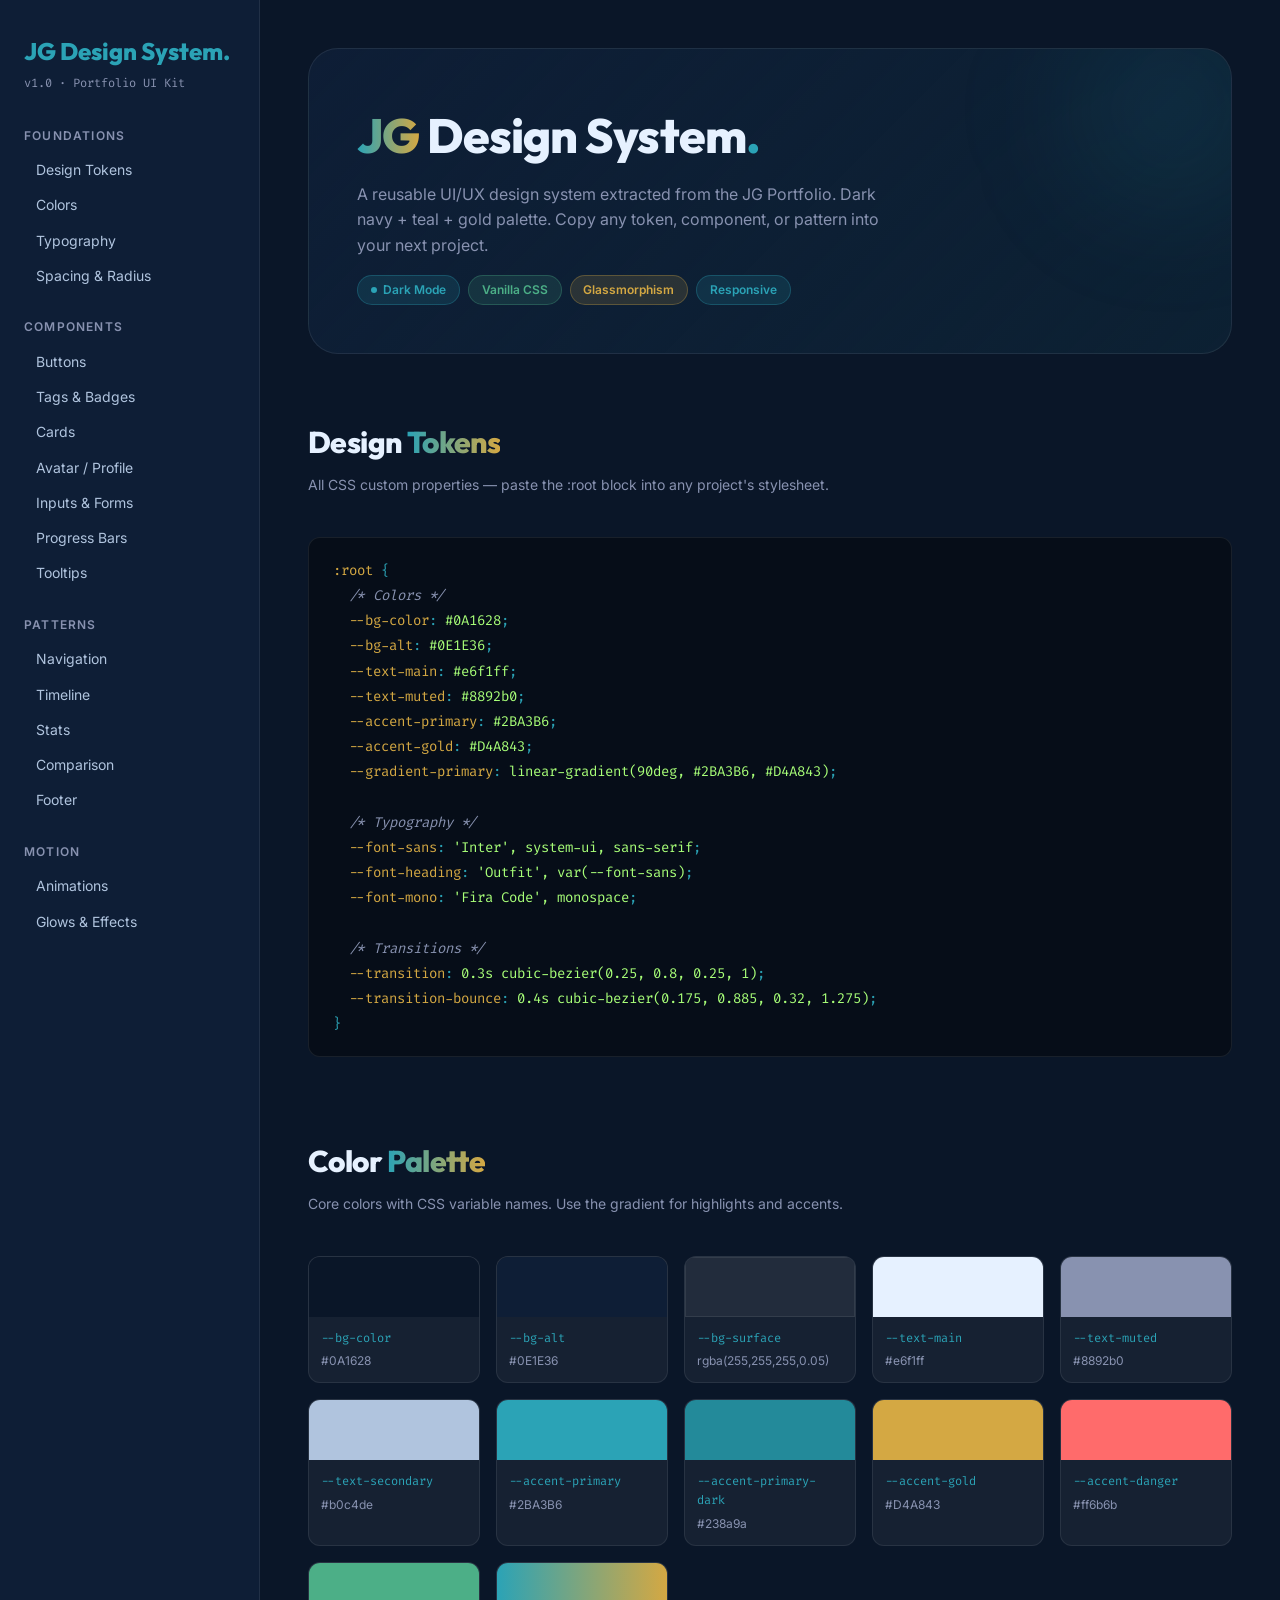
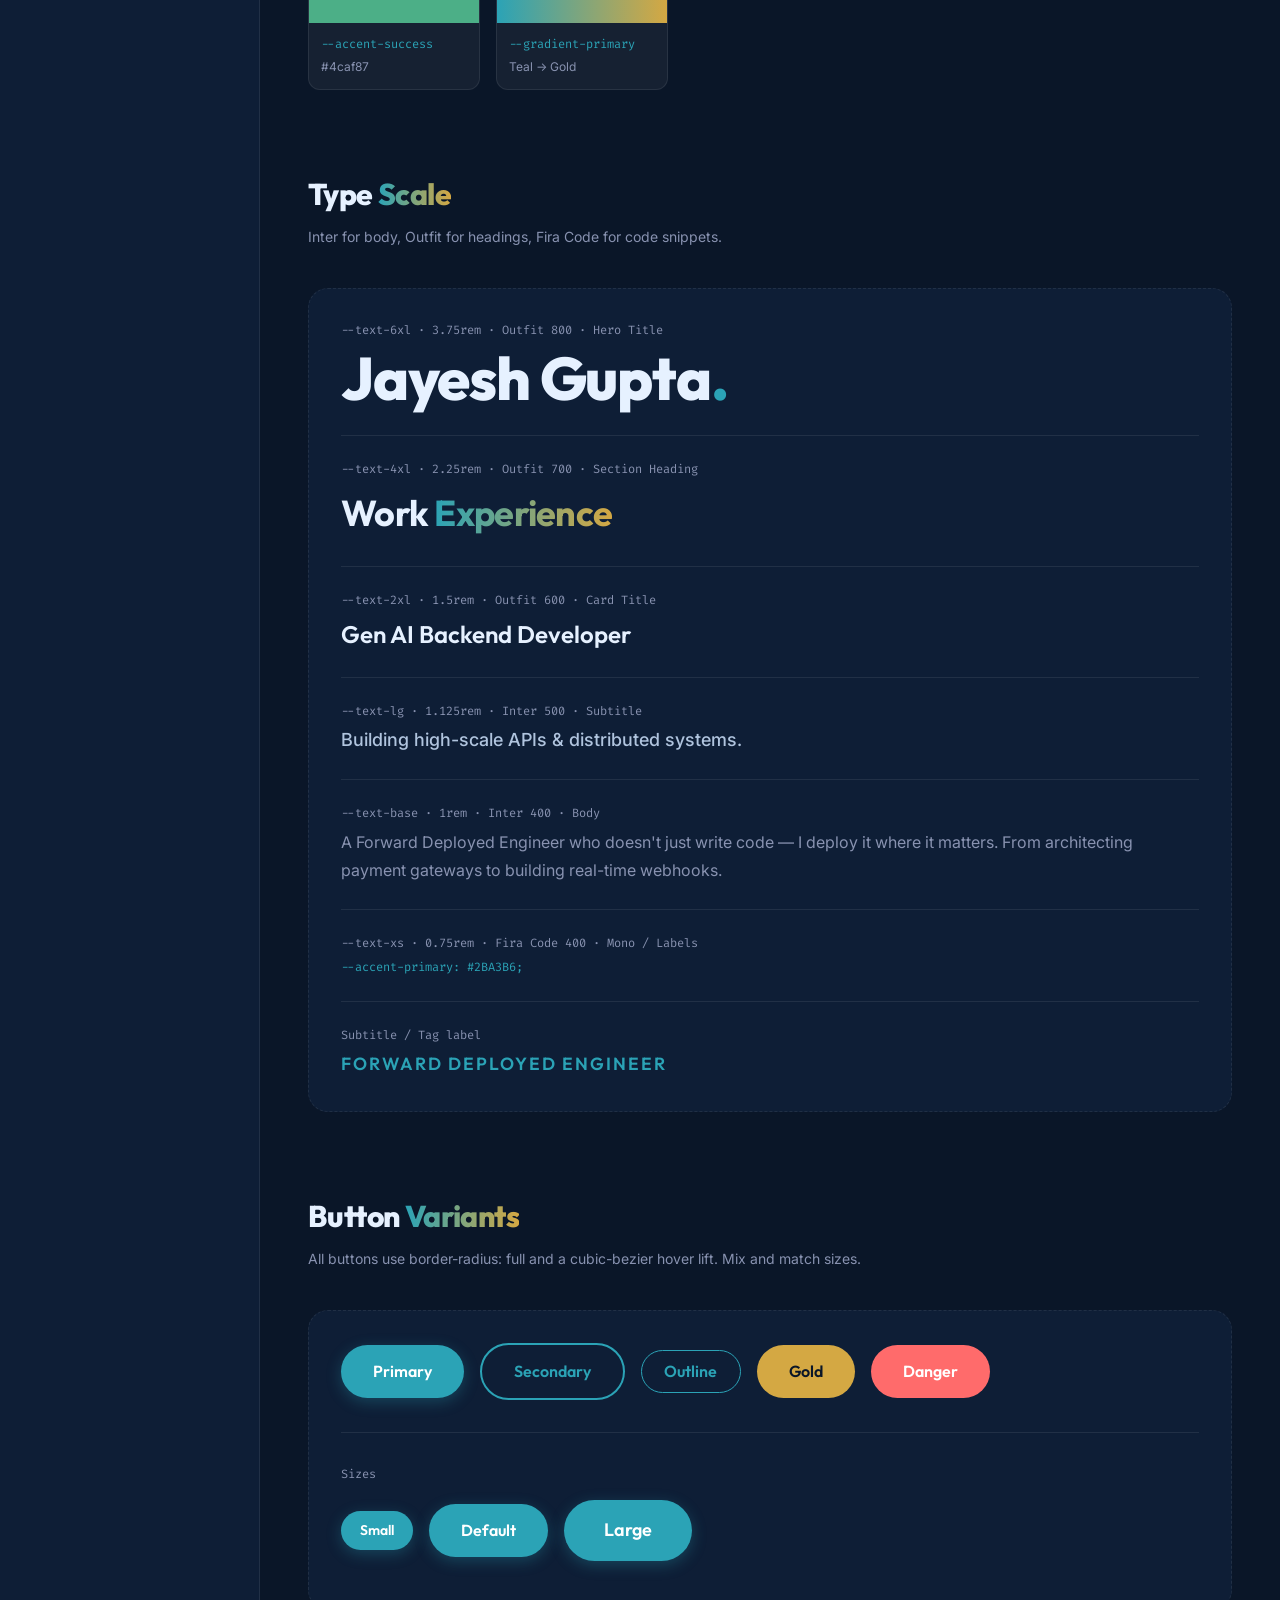
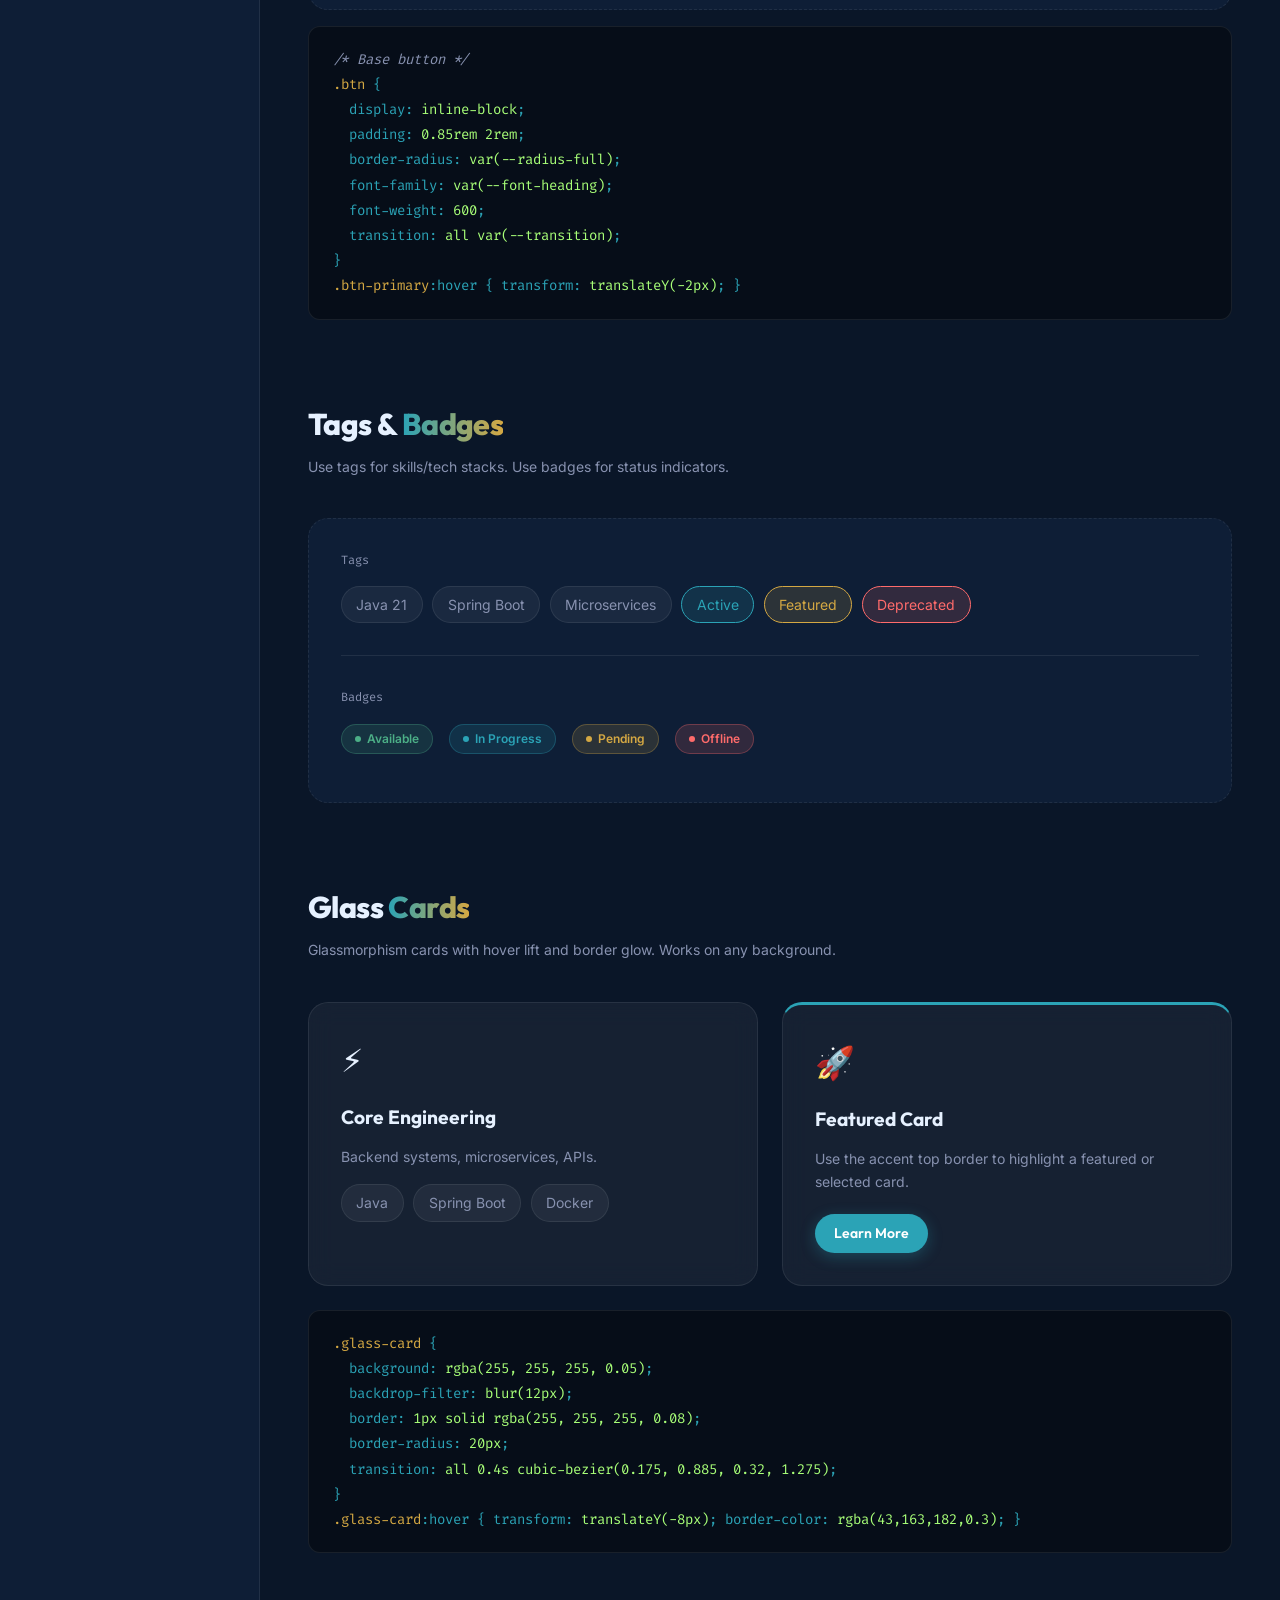
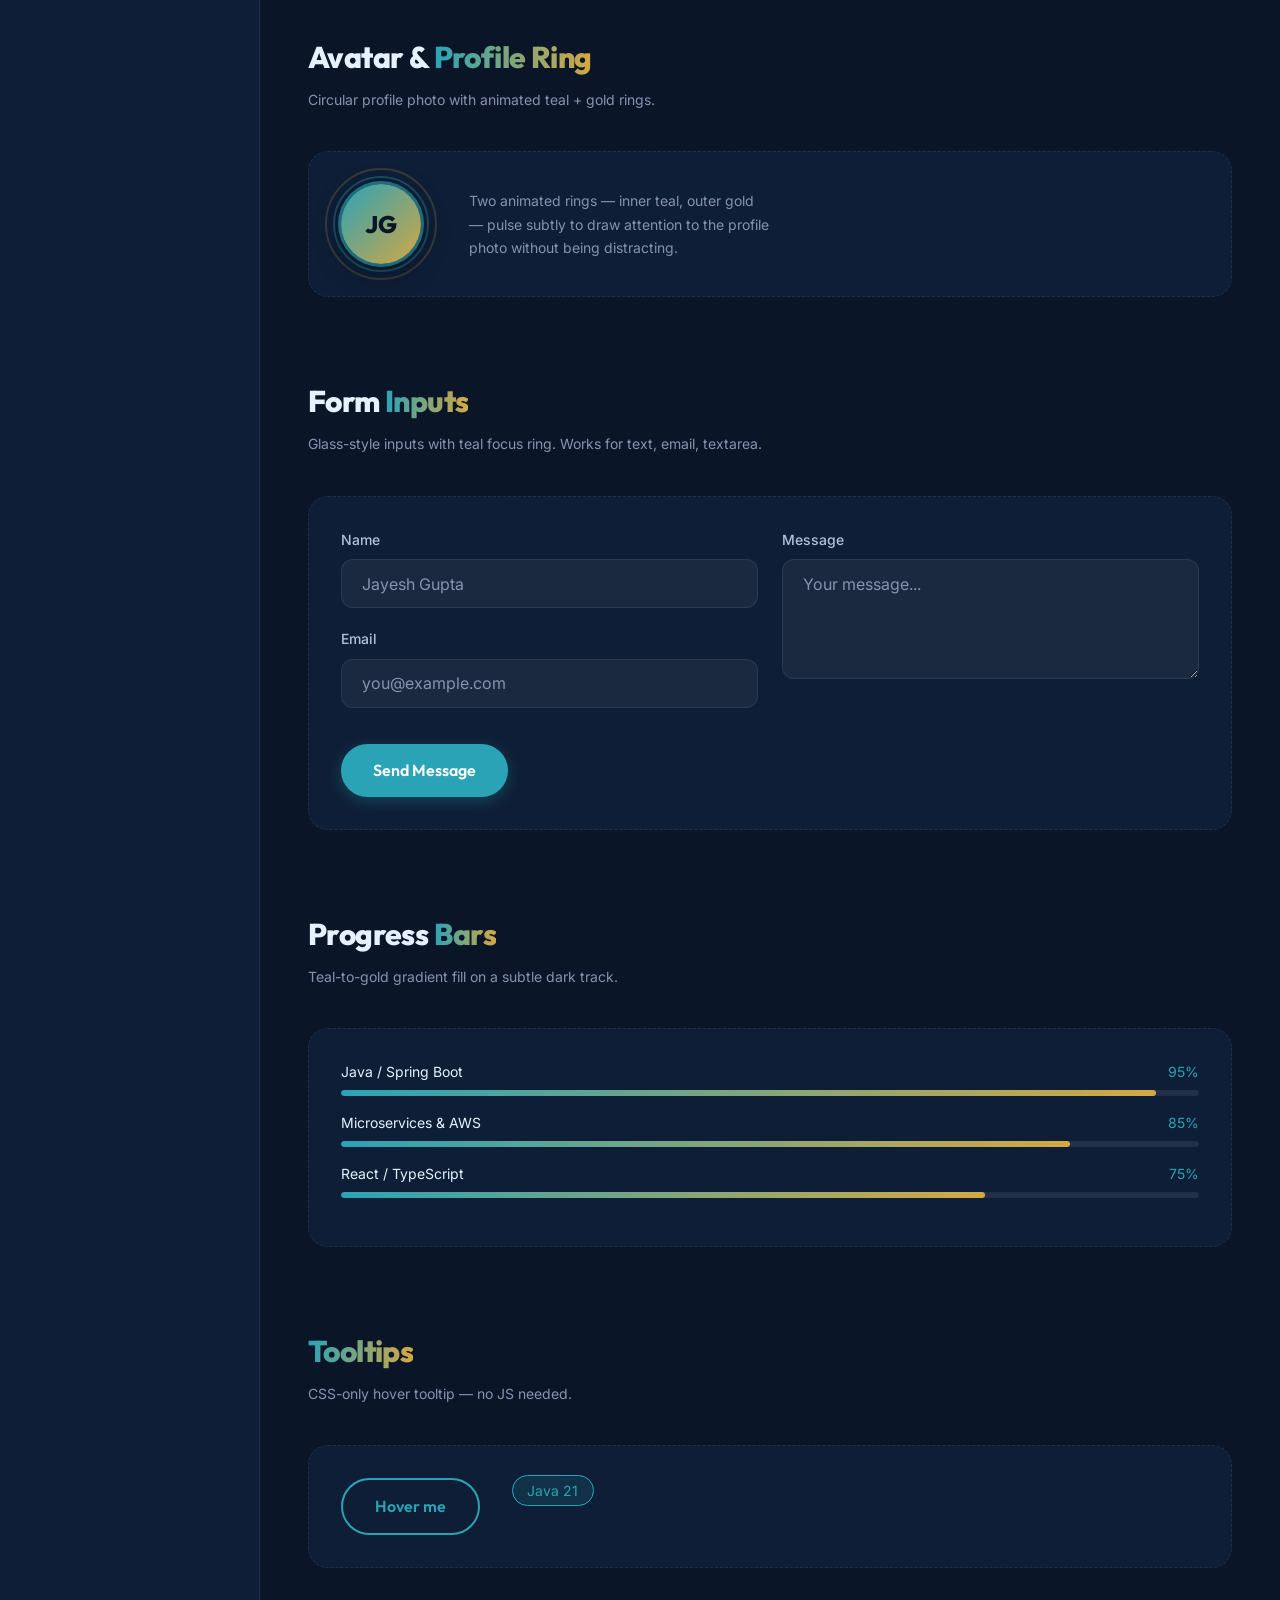
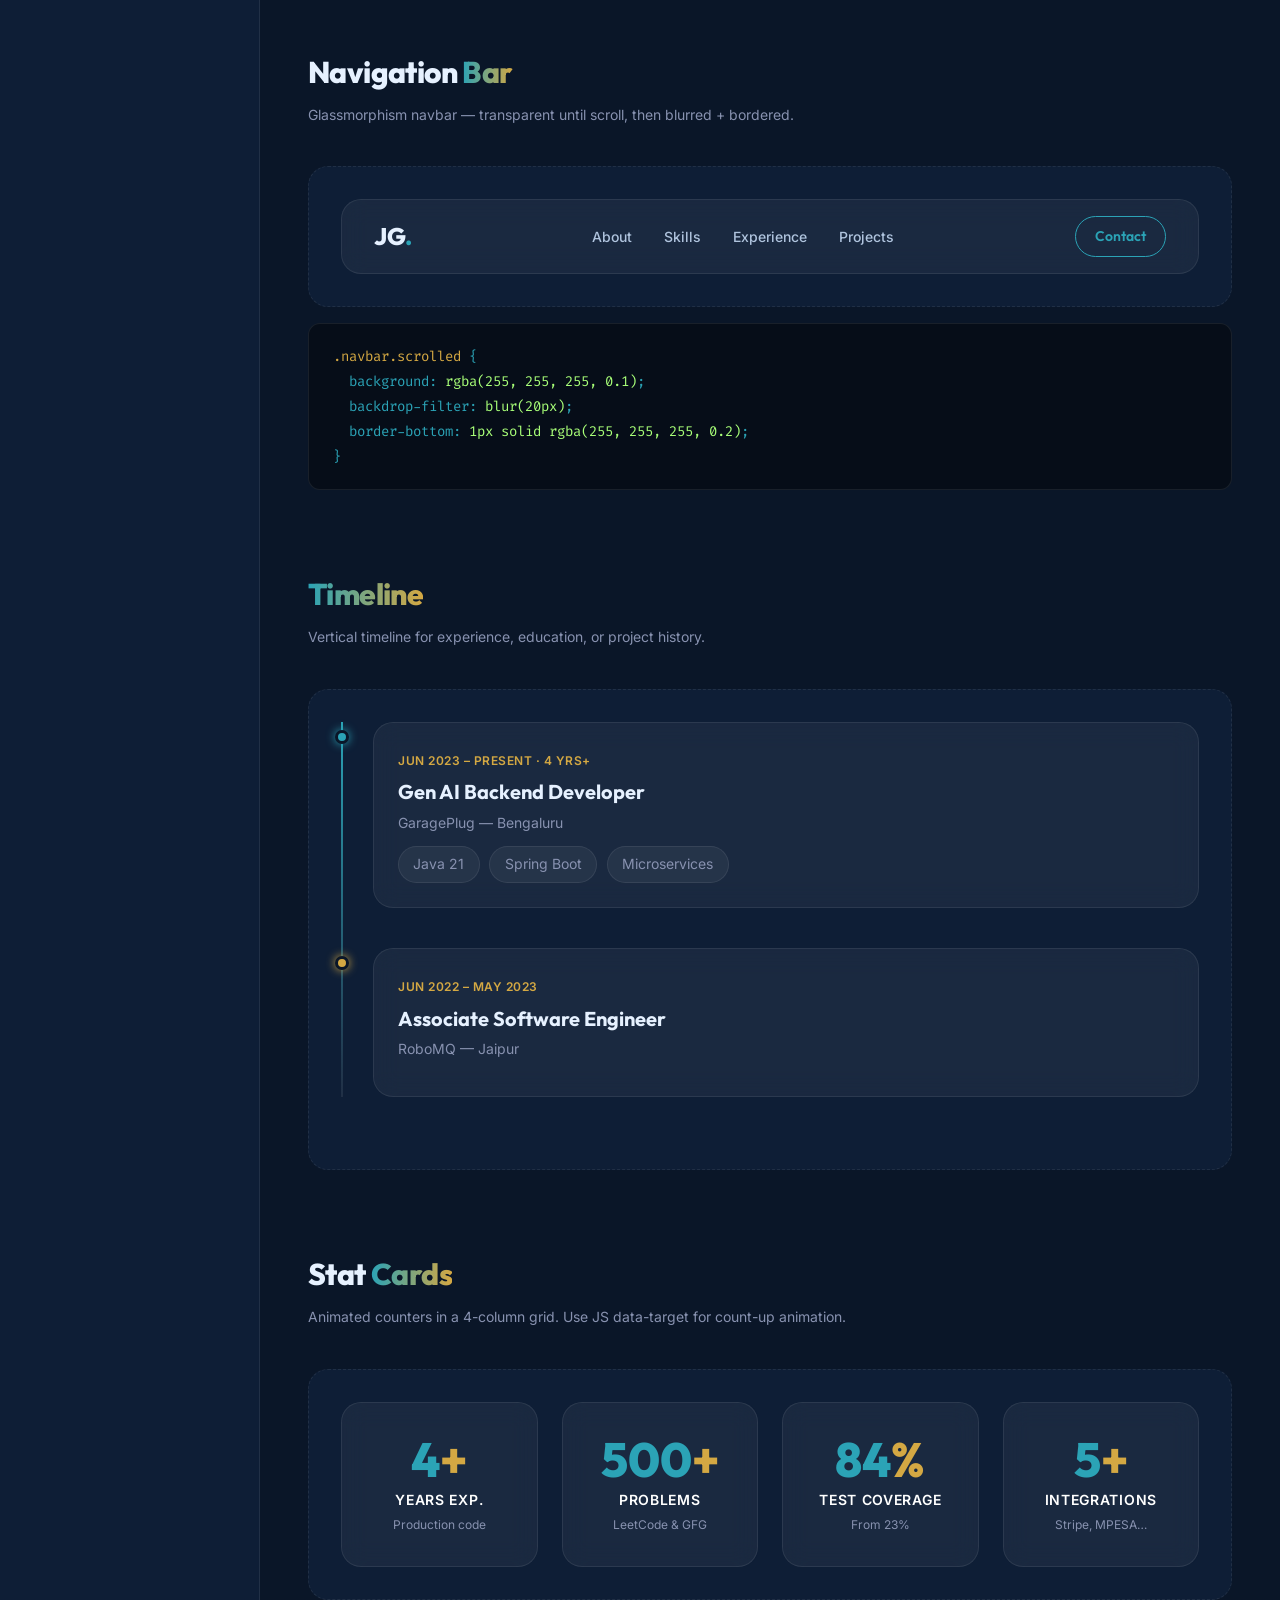
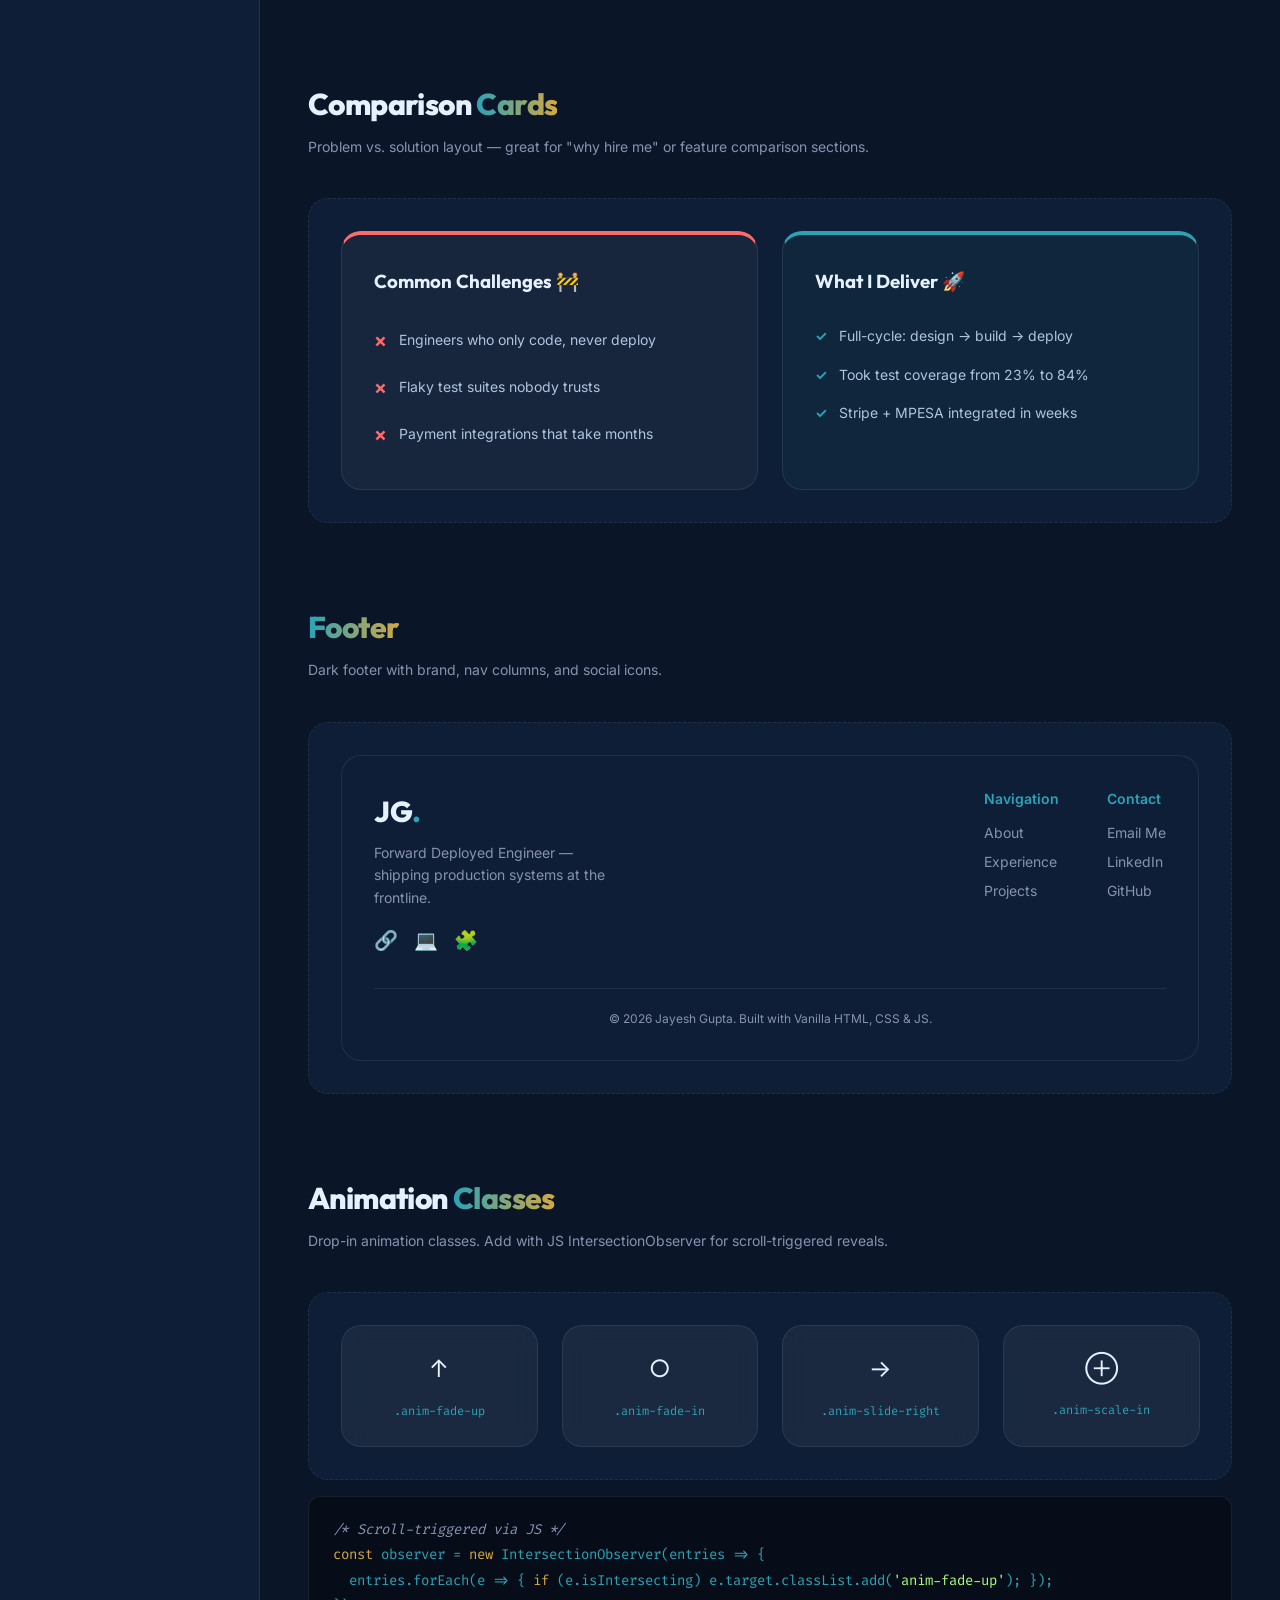
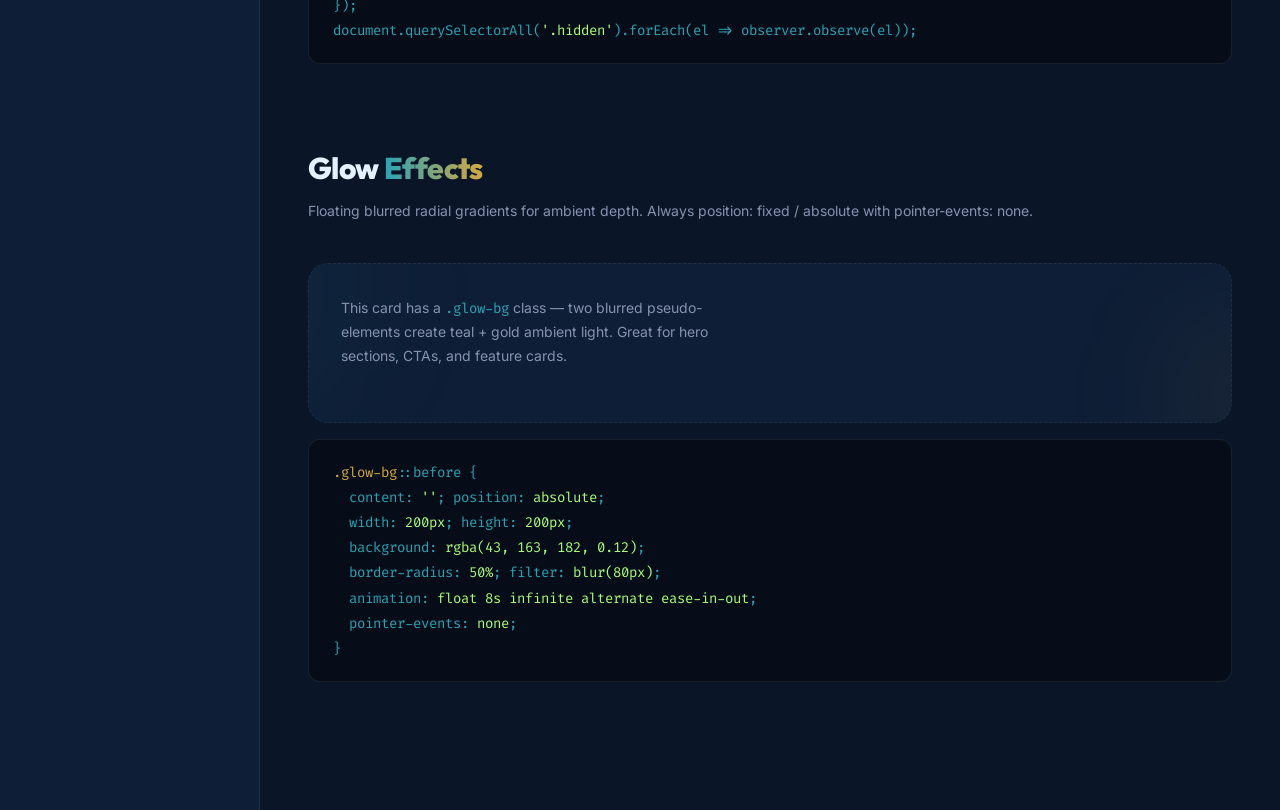
<file: design-system.html>
<!DOCTYPE html>
<html lang="en">
<head>
  <meta charset="UTF-8" />
  <meta name="viewport" content="width=device-width, initial-scale=1.0" />
  <title>Design System — JG Portfolio</title>
  <link rel="preconnect" href="https://fonts.googleapis.com" />
  <link rel="preconnect" href="https://fonts.gstatic.com" crossorigin />
  <link href="https://fonts.googleapis.com/css2?family=Inter:wght@300;400;500;600&family=Outfit:wght@400;600;700;800&family=Fira+Code:wght@400;500&display=swap" rel="stylesheet" />
  <style>
    /* =============================================
       DESIGN TOKENS — copy these into any project
       ============================================= */
    :root {
      /* ── Colors ── */
      --bg-color:          #0A1628;
      --bg-alt:            #0E1E36;
      --bg-surface:        rgba(255, 255, 255, 0.05);
      --bg-surface-hover:  rgba(255, 255, 255, 0.10);
      --text-main:         #e6f1ff;
      --text-muted:        #8892b0;
      --text-secondary:    #b0c4de;

      /* ── Accents ── */
      --accent-primary:      #2BA3B6;
      --accent-primary-dark: #238a9a;
      --accent-gold:         #D4A843;
      --accent-danger:       #ff6b6b;
      --accent-success:      #4caf87;

      /* ── Gradients ── */
      --gradient-primary: linear-gradient(90deg, var(--accent-primary), var(--accent-gold));
      --gradient-bg:      linear-gradient(135deg, #0A1628 0%, #0E1E36 100%);

      /* ── Borders & Shadows ── */
      --border-glass:     rgba(255, 255, 255, 0.08);
      --shadow-sm:        0 4px 15px rgba(0, 0, 0, 0.2);
      --shadow-md:        0 8px 30px rgba(0, 0, 0, 0.3);
      --shadow-lg:        0 20px 60px rgba(0, 0, 0, 0.4);
      --shadow-glow:      0 0 30px rgba(43, 163, 182, 0.25);

      /* ── Typography ── */
      --font-sans:    'Inter', -apple-system, system-ui, sans-serif;
      --font-heading: 'Outfit', var(--font-sans);
      --font-mono:    'Fira Code', 'Courier New', monospace;

      /* ── Font Scale ── */
      --text-xs:   0.75rem;
      --text-sm:   0.875rem;
      --text-base: 1rem;
      --text-lg:   1.125rem;
      --text-xl:   1.25rem;
      --text-2xl:  1.5rem;
      --text-3xl:  1.875rem;
      --text-4xl:  2.25rem;
      --text-5xl:  3rem;
      --text-6xl:  3.75rem;

      /* ── Spacing ── */
      --space-1:  0.25rem;
      --space-2:  0.5rem;
      --space-3:  0.75rem;
      --space-4:  1rem;
      --space-6:  1.5rem;
      --space-8:  2rem;
      --space-12: 3rem;
      --space-16: 4rem;

      /* ── Radius ── */
      --radius-sm:   8px;
      --radius-md:   12px;
      --radius-lg:   20px;
      --radius-xl:   30px;
      --radius-full: 9999px;

      /* ── Transitions ── */
      --transition:      0.3s cubic-bezier(0.25, 0.8, 0.25, 1);
      --transition-slow: 0.5s cubic-bezier(0.25, 0.8, 0.25, 1);
      --transition-bounce: 0.4s cubic-bezier(0.175, 0.885, 0.32, 1.275);

      /* ── Layout ── */
      --container-width: 1200px;
    }

    /* =============================================
       BASE RESET
       ============================================= */
    *, *::before, *::after { margin: 0; padding: 0; box-sizing: border-box; }
    html { scroll-behavior: smooth; scroll-padding-top: 80px; }
    body {
      font-family: var(--font-sans);
      background-color: var(--bg-color);
      color: var(--text-main);
      line-height: 1.6;
      overflow-x: hidden;
      -webkit-font-smoothing: antialiased;
    }
    a { text-decoration: none; color: inherit; transition: color var(--transition); }

    /* =============================================
       DS PAGE LAYOUT
       ============================================= */
    .ds-layout { display: flex; min-height: 100vh; }

    /* Sidebar */
    .ds-sidebar {
      width: 260px;
      min-height: 100vh;
      background: var(--bg-alt);
      border-right: 1px solid var(--border-glass);
      padding: 2rem 1.5rem;
      position: sticky;
      top: 0;
      overflow-y: auto;
      flex-shrink: 0;
    }
    .ds-sidebar-logo {
      font-family: var(--font-heading);
      font-size: 1.5rem;
      font-weight: 800;
      color: var(--accent-primary);
      margin-bottom: 0.25rem;
    }
    .ds-sidebar-sub {
      font-size: var(--text-xs);
      color: var(--text-muted);
      margin-bottom: 2rem;
      font-family: var(--font-mono);
    }
    .ds-nav-group { margin-bottom: 1.5rem; }
    .ds-nav-label {
      font-size: var(--text-xs);
      font-weight: 600;
      color: var(--text-muted);
      text-transform: uppercase;
      letter-spacing: 0.1em;
      margin-bottom: 0.5rem;
    }
    .ds-nav-link {
      display: block;
      padding: 0.4rem 0.75rem;
      border-radius: var(--radius-sm);
      font-size: var(--text-sm);
      color: var(--text-secondary);
      transition: all var(--transition);
    }
    .ds-nav-link:hover {
      color: var(--accent-primary);
      background: rgba(43, 163, 182, 0.08);
    }

    /* Main content */
    .ds-main { flex: 1; padding: 3rem; max-width: calc(100vw - 260px); }

    /* Section */
    .ds-section { margin-bottom: 5rem; }
    .ds-section-title {
      font-family: var(--font-heading);
      font-size: var(--text-3xl);
      font-weight: 800;
      margin-bottom: 0.5rem;
      letter-spacing: -0.02em;
    }
    .ds-section-title span {
      background: var(--gradient-primary);
      -webkit-background-clip: text;
      background-clip: text;
      -webkit-text-fill-color: transparent;
    }
    .ds-section-desc { color: var(--text-muted); margin-bottom: 2.5rem; font-size: var(--text-sm); }
    .ds-divider { height: 1px; background: var(--border-glass); margin: 2rem 0; }

    /* Token row */
    .ds-token-grid { display: grid; grid-template-columns: repeat(auto-fill, minmax(160px, 1fr)); gap: 1rem; margin-bottom: 1.5rem; }
    .ds-token {
      background: var(--bg-surface);
      border: 1px solid var(--border-glass);
      border-radius: var(--radius-md);
      overflow: hidden;
    }
    .ds-token-swatch { height: 60px; width: 100%; }
    .ds-token-info { padding: 0.75rem; }
    .ds-token-name { font-family: var(--font-mono); font-size: var(--text-xs); color: var(--accent-primary); margin-bottom: 0.2rem; }
    .ds-token-value { font-size: var(--text-xs); color: var(--text-muted); }

    /* Code snippet */
    .ds-code {
      background: rgba(0, 0, 0, 0.4);
      border: 1px solid var(--border-glass);
      border-radius: var(--radius-md);
      padding: 1.25rem 1.5rem;
      font-family: var(--font-mono);
      font-size: var(--text-sm);
      color: var(--accent-primary);
      overflow-x: auto;
      margin: 1rem 0;
      line-height: 1.8;
    }
    .ds-code .kw  { color: var(--accent-gold); }
    .ds-code .val { color: #a8ff78; }
    .ds-code .cmt { color: var(--text-muted); font-style: italic; }

    /* Component showcase row */
    .ds-row { display: flex; flex-wrap: wrap; gap: 1rem; align-items: center; margin-bottom: 1rem; }
    .ds-col-2 { display: grid; grid-template-columns: 1fr 1fr; gap: 1.5rem; }
    .ds-preview {
      background: var(--bg-alt);
      border: 1px dashed var(--border-glass);
      border-radius: var(--radius-lg);
      padding: 2rem;
      margin-bottom: 1rem;
    }

    /* =============================================
       TYPOGRAPHY
       ============================================= */
    .type-scale-item { margin-bottom: 1.5rem; border-bottom: 1px solid var(--border-glass); padding-bottom: 1.5rem; }
    .type-meta { font-family: var(--font-mono); font-size: var(--text-xs); color: var(--text-muted); margin-bottom: 0.3rem; }

    /* =============================================
       GLASS CARD COMPONENT
       ============================================= */
    .glass-card {
      background: rgba(255, 255, 255, 0.05);
      backdrop-filter: blur(12px);
      -webkit-backdrop-filter: blur(12px);
      border: 1px solid var(--border-glass);
      border-radius: var(--radius-lg);
      padding: 2rem;
      transition: all var(--transition-bounce);
    }
    .glass-card:hover {
      transform: translateY(-8px);
      border-color: rgba(43, 163, 182, 0.3);
      box-shadow: var(--shadow-md);
      background: rgba(255, 255, 255, 0.08);
    }

    /* =============================================
       BUTTONS
       ============================================= */
    .btn { display: inline-block; padding: 0.85rem 2rem; border-radius: var(--radius-full); font-weight: 600; font-family: var(--font-heading); transition: all var(--transition); cursor: pointer; border: none; font-size: var(--text-base); }
    .btn-primary { background: var(--accent-primary); color: #fff; box-shadow: 0 4px 15px rgba(43, 163, 182, 0.3); }
    .btn-primary:hover { transform: translateY(-2px); background: var(--accent-primary-dark); box-shadow: 0 6px 25px rgba(43, 163, 182, 0.5); }
    .btn-secondary { background: transparent; border: 2px solid var(--accent-primary); color: var(--accent-primary); }
    .btn-secondary:hover { background: rgba(43, 163, 182, 0.15); transform: translateY(-2px); }
    .btn-outline { border: 1px solid var(--accent-primary); color: var(--accent-primary); background: transparent; padding: 0.5rem 1.4rem; border-radius: var(--radius-full); }
    .btn-outline:hover { background: rgba(43, 163, 182, 0.1); }
    .btn-gold { background: var(--accent-gold); color: #0A1628; }
    .btn-gold:hover { transform: translateY(-2px); box-shadow: 0 6px 25px rgba(212, 168, 67, 0.4); }
    .btn-danger { background: var(--accent-danger); color: #fff; }
    .btn-sm { padding: 0.5rem 1.2rem; font-size: var(--text-sm); }
    .btn-lg { padding: 1rem 2.5rem; font-size: var(--text-lg); }

    /* =============================================
       TAGS / CHIPS
       ============================================= */
    .tags { display: flex; flex-wrap: wrap; gap: 0.6rem; }
    .tag { background: rgba(255,255,255,0.05); border: 1px solid var(--border-glass); padding: 0.4rem 0.9rem; border-radius: var(--radius-full); font-size: var(--text-sm); color: var(--text-muted); transition: var(--transition); }
    .tag:hover { background: rgba(43,163,182,0.1); border-color: var(--accent-primary); color: var(--text-main); transform: translateY(-2px); }
    .tag-primary { background: rgba(43,163,182,0.15); border-color: var(--accent-primary); color: var(--accent-primary); }
    .tag-gold { background: rgba(212,168,67,0.15); border-color: var(--accent-gold); color: var(--accent-gold); }
    .tag-danger { background: rgba(255,107,107,0.15); border-color: var(--accent-danger); color: var(--accent-danger); }

    /* =============================================
       TIMELINE
       ============================================= */
    .timeline { position: relative; padding-left: 2rem; }
    .timeline::before { content: ''; position: absolute; left: 0; top: 0; bottom: 0; width: 2px; background: linear-gradient(to bottom, var(--accent-primary), var(--border-glass)); }
    .timeline-item { position: relative; margin-bottom: 2.5rem; }
    .timeline-dot { position: absolute; left: -2.4rem; top: 0.5rem; width: 14px; height: 14px; border-radius: 50%; background: var(--accent-primary); box-shadow: 0 0 10px var(--accent-primary); border: 3px solid var(--bg-color); }
    .timeline-date { display: inline-block; font-size: var(--text-xs); color: var(--accent-gold); font-weight: 600; margin-bottom: 0.4rem; text-transform: uppercase; letter-spacing: 0.5px; }
    .timeline-title { font-size: var(--text-xl); font-family: var(--font-heading); font-weight: 700; margin-bottom: 0.2rem; }
    .timeline-company { font-size: var(--text-sm); color: var(--text-muted); margin-bottom: 0.75rem; }

    /* =============================================
       STAT CARD
       ============================================= */
    .stat-card { text-align: center; padding: 2rem; }
    .stat-value { font-size: var(--text-5xl); font-weight: 800; color: var(--accent-primary); font-family: var(--font-heading); line-height: 1; }
    .stat-label { font-size: var(--text-sm); font-weight: 600; color: #fff; text-transform: uppercase; letter-spacing: 0.05em; margin: 0.4rem 0 0.2rem; }
    .stat-desc { font-size: var(--text-xs); color: var(--text-muted); }

    /* =============================================
       BADGE
       ============================================= */
    .badge { display: inline-flex; align-items: center; gap: 0.4rem; padding: 0.3rem 0.8rem; border-radius: var(--radius-full); font-size: var(--text-xs); font-weight: 600; }
    .badge-success { background: rgba(76,175,135,0.15); color: var(--accent-success); border: 1px solid rgba(76,175,135,0.3); }
    .badge-warning { background: rgba(212,168,67,0.15); color: var(--accent-gold); border: 1px solid rgba(212,168,67,0.3); }
    .badge-info    { background: rgba(43,163,182,0.15); color: var(--accent-primary); border: 1px solid rgba(43,163,182,0.3); }
    .badge-danger  { background: rgba(255,107,107,0.15); color: var(--accent-danger); border: 1px solid rgba(255,107,107,0.3); }
    .badge-dot { width: 6px; height: 6px; border-radius: 50%; background: currentColor; animation: blink 1.5s ease-in-out infinite; }
    @keyframes blink { 0%,100%{opacity:1} 50%{opacity:0.3} }

    /* =============================================
       PROGRESS BAR
       ============================================= */
    .progress-wrap { margin-bottom: 1rem; }
    .progress-label { display: flex; justify-content: space-between; margin-bottom: 0.4rem; font-size: var(--text-sm); }
    .progress-track { height: 6px; background: rgba(255,255,255,0.08); border-radius: var(--radius-full); overflow: hidden; }
    .progress-fill { height: 100%; background: var(--gradient-primary); border-radius: var(--radius-full); transition: width 1s ease; }

    /* =============================================
       NAVBAR (DEMO)
       ============================================= */
    .demo-nav {
      display: flex; align-items: center; justify-content: space-between;
      padding: 1rem 2rem;
      background: rgba(255,255,255,0.05);
      backdrop-filter: blur(12px);
      border: 1px solid var(--border-glass);
      border-radius: var(--radius-lg);
    }
    .demo-nav-logo { font-family: var(--font-heading); font-size: 1.5rem; font-weight: 800; }
    .demo-nav-links { display: flex; gap: 2rem; list-style: none; }
    .demo-nav-links a { font-size: var(--text-sm); color: var(--text-secondary); font-weight: 500; }
    .demo-nav-links a:hover { color: var(--accent-primary); }

    /* =============================================
       INPUT / FORM
       ============================================= */
    .ds-input {
      width: 100%; padding: 0.85rem 1.25rem;
      background: rgba(255,255,255,0.05);
      border: 1px solid var(--border-glass);
      border-radius: var(--radius-md);
      color: var(--text-main);
      font-family: var(--font-sans);
      font-size: var(--text-base);
      transition: var(--transition);
      outline: none;
    }
    .ds-input:focus { border-color: var(--accent-primary); box-shadow: 0 0 0 3px rgba(43,163,182,0.15); }
    .ds-input::placeholder { color: var(--text-muted); }
    .ds-label { display: block; font-size: var(--text-sm); font-weight: 500; color: var(--text-secondary); margin-bottom: 0.5rem; }
    .ds-form-group { margin-bottom: 1.25rem; }
    .ds-textarea { min-height: 120px; resize: vertical; }

    /* =============================================
       TOOLTIP
       ============================================= */
    .tooltip-wrap { position: relative; display: inline-block; }
    .tooltip-wrap .tooltip {
      position: absolute; bottom: calc(100% + 8px); left: 50%; transform: translateX(-50%);
      background: rgba(10,22,40,0.95); border: 1px solid var(--border-glass);
      color: var(--text-main); font-size: var(--text-xs); padding: 0.4rem 0.8rem;
      border-radius: var(--radius-sm); white-space: nowrap;
      opacity: 0; pointer-events: none; transition: opacity 0.2s;
    }
    .tooltip-wrap:hover .tooltip { opacity: 1; }

    /* =============================================
       GLOWING RING AVATAR
       ============================================= */
    .avatar-wrap { position: relative; display: inline-flex; align-items: center; justify-content: center; }
    .avatar { width: 80px; height: 80px; border-radius: 50%; object-fit: cover; position: relative; z-index: 2; box-shadow: 0 0 0 3px rgba(43,163,182,0.6), var(--shadow-md); }
    .avatar-ring { position: absolute; border-radius: 50%; border: 2px solid rgba(43,163,182,0.35); animation: ring-pulse 3s ease-in-out infinite; }
    .avatar-ring-1 { width: 96px; height: 96px; }
    .avatar-ring-2 { width: 112px; height: 112px; border-color: rgba(212,168,67,0.2); animation-delay: 1.5s; }
    @keyframes ring-pulse { 0%,100%{transform:scale(1);opacity:0.6} 50%{transform:scale(1.04);opacity:1} }

    /* =============================================
       GLOW BACKGROUNDS
       ============================================= */
    .glow-bg { position: relative; border-radius: var(--radius-lg); overflow: hidden; padding: 2rem; }
    .glow-bg::before { content:''; position:absolute; top:-50%; left:-20%; width:200px; height:200px; background: rgba(43,163,182,0.12); border-radius:50%; filter:blur(80px); animation: float 8s infinite alternate ease-in-out; pointer-events:none; }
    .glow-bg::after  { content:''; position:absolute; bottom:-30%; right:-10%; width:150px; height:150px; background: rgba(212,168,67,0.08); border-radius:50%; filter:blur(60px); animation: float 10s infinite alternate ease-in-out reverse; pointer-events:none; }
    @keyframes float { 0%{transform:translateY(0) scale(1)} 100%{transform:translateY(20px) scale(1.05)} }

    /* =============================================
       COMPARISON CARDS
       ============================================= */
    .comparison-grid { display: grid; grid-template-columns: 1fr 1fr; gap: 1.5rem; }
    .comparison-card { background: rgba(255,255,255,0.04); padding: 2rem; border-radius: var(--radius-lg); border: 1px solid var(--border-glass); }
    .comparison-card.problem { border-top: 4px solid var(--accent-danger); }
    .comparison-card.solution { border-top: 4px solid var(--accent-primary); background: rgba(43,163,182,0.06); }
    .comparison-list { list-style: none; }
    .comparison-list li { padding: 0.5rem 0; color: var(--text-secondary); font-size: var(--text-sm); display: flex; align-items: center; gap: 0.75rem; }
    .problem .comparison-list li::before { content:'×'; color: var(--accent-danger); font-weight: 700; font-size: 1.2rem; }
    .solution .comparison-list li::before { content:'✓'; color: var(--accent-primary); font-weight: 700; }

    /* =============================================
       HIGHLIGHT TEXT
       ============================================= */
    .highlight { background: var(--gradient-primary); -webkit-background-clip: text; background-clip: text; -webkit-text-fill-color: transparent; display: inline-block; }
    .dot { color: var(--accent-primary); }

    /* =============================================
       FOOTER DEMO
       ============================================= */
    .demo-footer { background: var(--bg-alt); border: 1px solid var(--border-glass); border-radius: var(--radius-lg); padding: 2rem; }

    /* =============================================
       ANIMATION CLASSES
       ============================================= */
    @keyframes fade-up { from { opacity:0; transform:translateY(30px); } to { opacity:1; transform:translateY(0); } }
    @keyframes fade-in { from { opacity:0; } to { opacity:1; } }
    @keyframes slide-right { from { opacity:0; transform:translateX(-30px); } to { opacity:1; transform:translateX(0); } }
    @keyframes scale-in { from { opacity:0; transform:scale(0.9); } to { opacity:1; transform:scale(1); } }

    .anim-fade-up    { animation: fade-up    0.6s ease forwards; }
    .anim-fade-in    { animation: fade-in    0.6s ease forwards; }
    .anim-slide-right{ animation: slide-right 0.6s ease forwards; }
    .anim-scale-in   { animation: scale-in   0.6s ease forwards; }

    /* =============================================
       DS PAGE HEADER
       ============================================= */
    .ds-header {
      background: linear-gradient(135deg, var(--bg-alt) 0%, rgba(43,163,182,0.08) 100%);
      border: 1px solid var(--border-glass);
      border-radius: var(--radius-xl);
      padding: 3rem;
      margin-bottom: 4rem;
      position: relative;
      overflow: hidden;
    }
    .ds-header::before {
      content: '';
      position: absolute; top: -40px; right: -40px;
      width: 200px; height: 200px;
      background: rgba(43,163,182,0.1);
      border-radius: 50%; filter: blur(60px);
    }
    .ds-header-title { font-family: var(--font-heading); font-size: var(--text-5xl); font-weight: 800; letter-spacing: -0.02em; margin-bottom: 0.5rem; }
    .ds-header-badge { display: inline-flex; gap: 0.5rem; flex-wrap: wrap; margin-top: 1rem; }

    /* Scrollbar */
    ::-webkit-scrollbar { width: 6px; }
    ::-webkit-scrollbar-track { background: var(--bg-alt); }
    ::-webkit-scrollbar-thumb { background: rgba(43,163,182,0.4); border-radius: 3px; }

    @media (max-width: 900px) {
      .ds-sidebar { display: none; }
      .ds-main { padding: 1.5rem; max-width: 100vw; }
      .comparison-grid, .ds-col-2 { grid-template-columns: 1fr; }
    }
  </style>
</head>
<body>

<div class="ds-layout">

  <!-- ── Sidebar Navigation ── -->
  <aside class="ds-sidebar">
    <div class="ds-sidebar-logo">JG Design System<span class="dot">.</span></div>
    <div class="ds-sidebar-sub">v1.0 · Portfolio UI Kit</div>

    <nav>
      <div class="ds-nav-group">
        <div class="ds-nav-label">Foundations</div>
        <a class="ds-nav-link" href="#tokens">Design Tokens</a>
        <a class="ds-nav-link" href="#colors">Colors</a>
        <a class="ds-nav-link" href="#typography">Typography</a>
        <a class="ds-nav-link" href="#spacing">Spacing & Radius</a>
      </div>
      <div class="ds-nav-group">
        <div class="ds-nav-label">Components</div>
        <a class="ds-nav-link" href="#buttons">Buttons</a>
        <a class="ds-nav-link" href="#tags">Tags & Badges</a>
        <a class="ds-nav-link" href="#cards">Cards</a>
        <a class="ds-nav-link" href="#avatar">Avatar / Profile</a>
        <a class="ds-nav-link" href="#inputs">Inputs & Forms</a>
        <a class="ds-nav-link" href="#progress">Progress Bars</a>
        <a class="ds-nav-link" href="#tooltip">Tooltips</a>
      </div>
      <div class="ds-nav-group">
        <div class="ds-nav-label">Patterns</div>
        <a class="ds-nav-link" href="#navbar">Navigation</a>
        <a class="ds-nav-link" href="#timeline">Timeline</a>
        <a class="ds-nav-link" href="#stats">Stats</a>
        <a class="ds-nav-link" href="#comparison">Comparison</a>
        <a class="ds-nav-link" href="#footer">Footer</a>
      </div>
      <div class="ds-nav-group">
        <div class="ds-nav-label">Motion</div>
        <a class="ds-nav-link" href="#animations">Animations</a>
        <a class="ds-nav-link" href="#glows">Glows & Effects</a>
      </div>
    </nav>
  </aside>

  <!-- ── Main Content ── -->
  <main class="ds-main">

    <!-- Header -->
    <div class="ds-header">
      <div class="ds-header-title"><span class="highlight">JG</span> Design System<span class="dot">.</span></div>
      <p style="color: var(--text-muted); margin-top: 0.5rem; max-width: 540px;">
        A reusable UI/UX design system extracted from the JG Portfolio. Dark navy + teal + gold palette. Copy any token, component, or pattern into your next project.
      </p>
      <div class="ds-header-badge">
        <span class="badge badge-info"><span class="badge-dot"></span> Dark Mode</span>
        <span class="badge badge-success">Vanilla CSS</span>
        <span class="badge badge-warning">Glassmorphism</span>
        <span class="badge badge-info">Responsive</span>
      </div>
    </div>

    <!-- ══════════════════ DESIGN TOKENS ══════════════════ -->
    <section class="ds-section" id="tokens">
      <div class="ds-section-title">Design <span>Tokens</span></div>
      <div class="ds-section-desc">All CSS custom properties — paste the :root block into any project's stylesheet.</div>
      <div class="ds-code">
<span class="kw">:root</span> {<br>
&nbsp;&nbsp;<span class="cmt">/* Colors */</span><br>
&nbsp;&nbsp;<span class="kw">--bg-color</span>:         <span class="val">#0A1628</span>;<br>
&nbsp;&nbsp;<span class="kw">--bg-alt</span>:           <span class="val">#0E1E36</span>;<br>
&nbsp;&nbsp;<span class="kw">--text-main</span>:        <span class="val">#e6f1ff</span>;<br>
&nbsp;&nbsp;<span class="kw">--text-muted</span>:       <span class="val">#8892b0</span>;<br>
&nbsp;&nbsp;<span class="kw">--accent-primary</span>:   <span class="val">#2BA3B6</span>;<br>
&nbsp;&nbsp;<span class="kw">--accent-gold</span>:      <span class="val">#D4A843</span>;<br>
&nbsp;&nbsp;<span class="kw">--gradient-primary</span>: <span class="val">linear-gradient(90deg, #2BA3B6, #D4A843)</span>;<br><br>
&nbsp;&nbsp;<span class="cmt">/* Typography */</span><br>
&nbsp;&nbsp;<span class="kw">--font-sans</span>:    <span class="val">'Inter', system-ui, sans-serif</span>;<br>
&nbsp;&nbsp;<span class="kw">--font-heading</span>: <span class="val">'Outfit', var(--font-sans)</span>;<br>
&nbsp;&nbsp;<span class="kw">--font-mono</span>:    <span class="val">'Fira Code', monospace</span>;<br><br>
&nbsp;&nbsp;<span class="cmt">/* Transitions */</span><br>
&nbsp;&nbsp;<span class="kw">--transition</span>:        <span class="val">0.3s cubic-bezier(0.25, 0.8, 0.25, 1)</span>;<br>
&nbsp;&nbsp;<span class="kw">--transition-bounce</span>: <span class="val">0.4s cubic-bezier(0.175, 0.885, 0.32, 1.275)</span>;<br>
}
      </div>
    </section>

    <!-- ══════════════════ COLORS ══════════════════ -->
    <section class="ds-section" id="colors">
      <div class="ds-section-title">Color <span>Palette</span></div>
      <div class="ds-section-desc">Core colors with CSS variable names. Use the gradient for highlights and accents.</div>

      <div class="ds-token-grid">
        <div class="ds-token">
          <div class="ds-token-swatch" style="background:#0A1628;"></div>
          <div class="ds-token-info"><div class="ds-token-name">--bg-color</div><div class="ds-token-value">#0A1628</div></div>
        </div>
        <div class="ds-token">
          <div class="ds-token-swatch" style="background:#0E1E36;"></div>
          <div class="ds-token-info"><div class="ds-token-name">--bg-alt</div><div class="ds-token-value">#0E1E36</div></div>
        </div>
        <div class="ds-token">
          <div class="ds-token-swatch" style="background:rgba(255,255,255,0.05); border:1px solid rgba(255,255,255,0.08);"></div>
          <div class="ds-token-info"><div class="ds-token-name">--bg-surface</div><div class="ds-token-value">rgba(255,255,255,0.05)</div></div>
        </div>
        <div class="ds-token">
          <div class="ds-token-swatch" style="background:#e6f1ff;"></div>
          <div class="ds-token-info"><div class="ds-token-name">--text-main</div><div class="ds-token-value">#e6f1ff</div></div>
        </div>
        <div class="ds-token">
          <div class="ds-token-swatch" style="background:#8892b0;"></div>
          <div class="ds-token-info"><div class="ds-token-name">--text-muted</div><div class="ds-token-value">#8892b0</div></div>
        </div>
        <div class="ds-token">
          <div class="ds-token-swatch" style="background:#b0c4de;"></div>
          <div class="ds-token-info"><div class="ds-token-name">--text-secondary</div><div class="ds-token-value">#b0c4de</div></div>
        </div>
        <div class="ds-token">
          <div class="ds-token-swatch" style="background:#2BA3B6;"></div>
          <div class="ds-token-info"><div class="ds-token-name">--accent-primary</div><div class="ds-token-value">#2BA3B6</div></div>
        </div>
        <div class="ds-token">
          <div class="ds-token-swatch" style="background:#238a9a;"></div>
          <div class="ds-token-info"><div class="ds-token-name">--accent-primary-dark</div><div class="ds-token-value">#238a9a</div></div>
        </div>
        <div class="ds-token">
          <div class="ds-token-swatch" style="background:#D4A843;"></div>
          <div class="ds-token-info"><div class="ds-token-name">--accent-gold</div><div class="ds-token-value">#D4A843</div></div>
        </div>
        <div class="ds-token">
          <div class="ds-token-swatch" style="background:#ff6b6b;"></div>
          <div class="ds-token-info"><div class="ds-token-name">--accent-danger</div><div class="ds-token-value">#ff6b6b</div></div>
        </div>
        <div class="ds-token">
          <div class="ds-token-swatch" style="background:#4caf87;"></div>
          <div class="ds-token-info"><div class="ds-token-name">--accent-success</div><div class="ds-token-value">#4caf87</div></div>
        </div>
        <div class="ds-token">
          <div class="ds-token-swatch" style="background:linear-gradient(90deg, #2BA3B6, #D4A843);"></div>
          <div class="ds-token-info"><div class="ds-token-name">--gradient-primary</div><div class="ds-token-value">Teal → Gold</div></div>
        </div>
      </div>
    </section>

    <!-- ══════════════════ TYPOGRAPHY ══════════════════ -->
    <section class="ds-section" id="typography">
      <div class="ds-section-title">Type <span>Scale</span></div>
      <div class="ds-section-desc">Inter for body, Outfit for headings, Fira Code for code snippets.</div>

      <div class="ds-preview">
        <div class="type-scale-item">
          <div class="type-meta">--text-6xl · 3.75rem · Outfit 800 · Hero Title</div>
          <div style="font-family: var(--font-heading); font-size: var(--text-6xl); font-weight: 800; letter-spacing: -0.02em; line-height: 1.1;">Jayesh Gupta<span class="dot">.</span></div>
        </div>
        <div class="type-scale-item">
          <div class="type-meta">--text-4xl · 2.25rem · Outfit 700 · Section Heading</div>
          <div style="font-family: var(--font-heading); font-size: var(--text-4xl); font-weight: 700; letter-spacing: -0.02em;">Work <span class="highlight">Experience</span></div>
        </div>
        <div class="type-scale-item">
          <div class="type-meta">--text-2xl · 1.5rem · Outfit 600 · Card Title</div>
          <div style="font-family: var(--font-heading); font-size: var(--text-2xl); font-weight: 600;">Gen AI Backend Developer</div>
        </div>
        <div class="type-scale-item">
          <div class="type-meta">--text-lg · 1.125rem · Inter 500 · Subtitle</div>
          <div style="font-size: var(--text-lg); font-weight: 500; color: var(--text-secondary);">Building high-scale APIs & distributed systems.</div>
        </div>
        <div class="type-scale-item">
          <div class="type-meta">--text-base · 1rem · Inter 400 · Body</div>
          <div style="font-size: var(--text-base); color: var(--text-muted); line-height: 1.8;">A Forward Deployed Engineer who doesn't just write code — I deploy it where it matters. From architecting payment gateways to building real-time webhooks.</div>
        </div>
        <div class="type-scale-item">
          <div class="type-meta">--text-xs · 0.75rem · Fira Code 400 · Mono / Labels</div>
          <div style="font-family: var(--font-mono); font-size: var(--text-xs); color: var(--accent-primary);">--accent-primary: #2BA3B6;</div>
        </div>
        <div style="margin-top: 1rem;">
          <div class="type-meta">Subtitle / Tag label</div>
          <div style="color: var(--accent-primary); font-family: var(--font-heading); font-weight: 600; font-size: 1.1rem; text-transform: uppercase; letter-spacing: 2px;">Forward Deployed Engineer</div>
        </div>
      </div>
    </section>

    <!-- ══════════════════ BUTTONS ══════════════════ -->
    <section class="ds-section" id="buttons">
      <div class="ds-section-title">Button <span>Variants</span></div>
      <div class="ds-section-desc">All buttons use border-radius: full and a cubic-bezier hover lift. Mix and match sizes.</div>

      <div class="ds-preview">
        <div class="ds-row" style="margin-bottom:1.5rem;">
          <a href="#" class="btn btn-primary">Primary</a>
          <a href="#" class="btn btn-secondary">Secondary</a>
          <a href="#" class="btn btn-outline">Outline</a>
          <a href="#" class="btn btn-gold">Gold</a>
          <a href="#" class="btn btn-danger">Danger</a>
        </div>
        <div class="ds-divider"></div>
        <p class="type-meta" style="margin-bottom:1rem;">Sizes</p>
        <div class="ds-row">
          <a href="#" class="btn btn-primary btn-sm">Small</a>
          <a href="#" class="btn btn-primary">Default</a>
          <a href="#" class="btn btn-primary btn-lg">Large</a>
        </div>
      </div>

      <div class="ds-code">
<span class="cmt">/* Base button */</span><br>
<span class="kw">.btn</span> {<br>
&nbsp;&nbsp;display: <span class="val">inline-block</span>;<br>
&nbsp;&nbsp;padding: <span class="val">0.85rem 2rem</span>;<br>
&nbsp;&nbsp;border-radius: <span class="val">var(--radius-full)</span>;<br>
&nbsp;&nbsp;font-family: <span class="val">var(--font-heading)</span>;<br>
&nbsp;&nbsp;font-weight: <span class="val">600</span>;<br>
&nbsp;&nbsp;transition: <span class="val">all var(--transition)</span>;<br>
}<br>
<span class="kw">.btn-primary</span>:hover { transform: <span class="val">translateY(-2px)</span>; }
      </div>
    </section>

    <!-- ══════════════════ TAGS & BADGES ══════════════════ -->
    <section class="ds-section" id="tags">
      <div class="ds-section-title">Tags & <span>Badges</span></div>
      <div class="ds-section-desc">Use tags for skills/tech stacks. Use badges for status indicators.</div>

      <div class="ds-preview">
        <p class="type-meta" style="margin-bottom:1rem;">Tags</p>
        <div class="tags" style="margin-bottom: 1.5rem;">
          <span class="tag">Java 21</span>
          <span class="tag">Spring Boot</span>
          <span class="tag">Microservices</span>
          <span class="tag tag-primary">Active</span>
          <span class="tag tag-gold">Featured</span>
          <span class="tag tag-danger">Deprecated</span>
        </div>
        <div class="ds-divider"></div>
        <p class="type-meta" style="margin-bottom:1rem;">Badges</p>
        <div class="ds-row">
          <span class="badge badge-success"><span class="badge-dot"></span> Available</span>
          <span class="badge badge-info"><span class="badge-dot"></span> In Progress</span>
          <span class="badge badge-warning"><span class="badge-dot"></span> Pending</span>
          <span class="badge badge-danger"><span class="badge-dot"></span> Offline</span>
        </div>
      </div>
    </section>

    <!-- ══════════════════ CARDS ══════════════════ -->
    <section class="ds-section" id="cards">
      <div class="ds-section-title">Glass <span>Cards</span></div>
      <div class="ds-section-desc">Glassmorphism cards with hover lift and border glow. Works on any background.</div>

      <div class="ds-col-2">
        <div class="glass-card">
          <div style="font-size: 2rem; margin-bottom: 1rem;">⚡</div>
          <h3 style="font-family: var(--font-heading); font-size: 1.2rem; margin-bottom: 0.75rem;">Core Engineering</h3>
          <p style="color: var(--text-muted); font-size: var(--text-sm); line-height: 1.7;">Backend systems, microservices, APIs.</p>
          <div class="tags" style="margin-top: 1rem;">
            <span class="tag">Java</span><span class="tag">Spring Boot</span><span class="tag">Docker</span>
          </div>
        </div>
        <div class="glass-card" style="border-top: 3px solid var(--accent-primary);">
          <div style="font-size: 2rem; margin-bottom: 1rem;">🚀</div>
          <h3 style="font-family: var(--font-heading); font-size: 1.2rem; margin-bottom: 0.75rem;">Featured Card</h3>
          <p style="color: var(--text-muted); font-size: var(--text-sm); line-height: 1.7;">Use the accent top border to highlight a featured or selected card.</p>
          <div style="margin-top: 1.25rem;"><a href="#" class="btn btn-primary btn-sm">Learn More</a></div>
        </div>
      </div>

      <div class="ds-code" style="margin-top:1.5rem;">
<span class="kw">.glass-card</span> {<br>
&nbsp;&nbsp;background: <span class="val">rgba(255, 255, 255, 0.05)</span>;<br>
&nbsp;&nbsp;backdrop-filter: <span class="val">blur(12px)</span>;<br>
&nbsp;&nbsp;border: <span class="val">1px solid rgba(255, 255, 255, 0.08)</span>;<br>
&nbsp;&nbsp;border-radius: <span class="val">20px</span>;<br>
&nbsp;&nbsp;transition: <span class="val">all 0.4s cubic-bezier(0.175, 0.885, 0.32, 1.275)</span>;<br>
}<br>
<span class="kw">.glass-card</span>:hover { transform: <span class="val">translateY(-8px)</span>; border-color: <span class="val">rgba(43,163,182,0.3)</span>; }
      </div>
    </section>

    <!-- ══════════════════ AVATAR ══════════════════ -->
    <section class="ds-section" id="avatar">
      <div class="ds-section-title">Avatar & <span>Profile Ring</span></div>
      <div class="ds-section-desc">Circular profile photo with animated teal + gold rings.</div>

      <div class="ds-preview" style="display:flex; gap:3rem; align-items:center; flex-wrap:wrap;">
        <div class="avatar-wrap">
          <div class="avatar-ring avatar-ring-1"></div>
          <div class="avatar-ring avatar-ring-2"></div>
          <div class="avatar" style="background: linear-gradient(135deg, var(--accent-primary), var(--accent-gold)); display:flex; align-items:center; justify-content:center; font-family:var(--font-heading); font-weight:800; font-size:1.5rem; color:#0A1628;">JG</div>
        </div>
        <div>
          <p style="color:var(--text-muted); font-size:var(--text-sm); max-width:300px; line-height:1.7;">
            Two animated rings — inner teal, outer gold — pulse subtly to draw attention to the profile photo without being distracting.
          </p>
        </div>
      </div>
    </section>

    <!-- ══════════════════ INPUTS ══════════════════ -->
    <section class="ds-section" id="inputs">
      <div class="ds-section-title">Form <span>Inputs</span></div>
      <div class="ds-section-desc">Glass-style inputs with teal focus ring. Works for text, email, textarea.</div>

      <div class="ds-preview">
        <div class="ds-col-2">
          <div>
            <div class="ds-form-group">
              <label class="ds-label">Name</label>
              <input class="ds-input" type="text" placeholder="Jayesh Gupta" />
            </div>
            <div class="ds-form-group">
              <label class="ds-label">Email</label>
              <input class="ds-input" type="email" placeholder="you@example.com" />
            </div>
          </div>
          <div class="ds-form-group">
            <label class="ds-label">Message</label>
            <textarea class="ds-input ds-textarea" placeholder="Your message..."></textarea>
          </div>
        </div>
        <div style="margin-top:1rem;">
          <a href="#" class="btn btn-primary">Send Message</a>
        </div>
      </div>
    </section>

    <!-- ══════════════════ PROGRESS ══════════════════ -->
    <section class="ds-section" id="progress">
      <div class="ds-section-title">Progress <span>Bars</span></div>
      <div class="ds-section-desc">Teal-to-gold gradient fill on a subtle dark track.</div>

      <div class="ds-preview">
        <div class="progress-wrap">
          <div class="progress-label"><span>Java / Spring Boot</span><span style="color:var(--accent-primary)">95%</span></div>
          <div class="progress-track"><div class="progress-fill" style="width:95%"></div></div>
        </div>
        <div class="progress-wrap">
          <div class="progress-label"><span>Microservices & AWS</span><span style="color:var(--accent-primary)">85%</span></div>
          <div class="progress-track"><div class="progress-fill" style="width:85%"></div></div>
        </div>
        <div class="progress-wrap">
          <div class="progress-label"><span>React / TypeScript</span><span style="color:var(--accent-primary)">75%</span></div>
          <div class="progress-track"><div class="progress-fill" style="width:75%"></div></div>
        </div>
      </div>
    </section>

    <!-- ══════════════════ TOOLTIP ══════════════════ -->
    <section class="ds-section" id="tooltip">
      <div class="ds-section-title"><span>Tooltips</span></div>
      <div class="ds-section-desc">CSS-only hover tooltip — no JS needed.</div>

      <div class="ds-preview" style="display:flex; gap:2rem; flex-wrap:wrap;">
        <div class="tooltip-wrap">
          <a href="#" class="btn btn-secondary">Hover me</a>
          <span class="tooltip">This is a tooltip!</span>
        </div>
        <div class="tooltip-wrap">
          <span class="tag tag-primary" style="cursor:pointer;">Java 21</span>
          <span class="tooltip">Backend language of choice</span>
        </div>
      </div>
    </section>

    <!-- ══════════════════ NAVBAR ══════════════════ -->
    <section class="ds-section" id="navbar">
      <div class="ds-section-title">Navigation <span>Bar</span></div>
      <div class="ds-section-desc">Glassmorphism navbar — transparent until scroll, then blurred + bordered.</div>

      <div class="ds-preview">
        <nav class="demo-nav">
          <div class="demo-nav-logo">JG<span class="dot">.</span></div>
          <ul class="demo-nav-links">
            <li><a href="#">About</a></li>
            <li><a href="#">Skills</a></li>
            <li><a href="#">Experience</a></li>
            <li><a href="#">Projects</a></li>
          </ul>
          <a href="#" class="btn btn-outline btn-sm">Contact</a>
        </nav>
      </div>

      <div class="ds-code">
<span class="kw">.navbar.scrolled</span> {<br>
&nbsp;&nbsp;background: <span class="val">rgba(255, 255, 255, 0.1)</span>;<br>
&nbsp;&nbsp;backdrop-filter: <span class="val">blur(20px)</span>;<br>
&nbsp;&nbsp;border-bottom: <span class="val">1px solid rgba(255, 255, 255, 0.2)</span>;<br>
}
      </div>
    </section>

    <!-- ══════════════════ TIMELINE ══════════════════ -->
    <section class="ds-section" id="timeline">
      <div class="ds-section-title"><span>Timeline</span></div>
      <div class="ds-section-desc">Vertical timeline for experience, education, or project history.</div>

      <div class="ds-preview">
        <div class="timeline">
          <div class="timeline-item">
            <div class="timeline-dot"></div>
            <div class="glass-card" style="padding:1.5rem;">
              <span class="timeline-date">Jun 2023 – Present · 4 yrs+</span>
              <div class="timeline-title">Gen AI Backend Developer</div>
              <div class="timeline-company">GaragePlug — Bengaluru</div>
              <div class="tags"><span class="tag">Java 21</span><span class="tag">Spring Boot</span><span class="tag">Microservices</span></div>
            </div>
          </div>
          <div class="timeline-item">
            <div class="timeline-dot" style="background:var(--accent-gold); box-shadow: 0 0 10px var(--accent-gold);"></div>
            <div class="glass-card" style="padding:1.5rem;">
              <span class="timeline-date">Jun 2022 – May 2023</span>
              <div class="timeline-title">Associate Software Engineer</div>
              <div class="timeline-company">RoboMQ — Jaipur</div>
            </div>
          </div>
        </div>
      </div>
    </section>

    <!-- ══════════════════ STATS ══════════════════ -->
    <section class="ds-section" id="stats">
      <div class="ds-section-title">Stat <span>Cards</span></div>
      <div class="ds-section-desc">Animated counters in a 4-column grid. Use JS data-target for count-up animation.</div>

      <div class="ds-preview">
        <div style="display: grid; grid-template-columns: repeat(auto-fit, minmax(150px, 1fr)); gap: 1.5rem; text-align:center;">
          <div class="glass-card stat-card">
            <div class="stat-value">4<span style="color:var(--accent-gold)">+</span></div>
            <div class="stat-label">Years Exp.</div>
            <div class="stat-desc">Production code</div>
          </div>
          <div class="glass-card stat-card">
            <div class="stat-value">500<span style="color:var(--accent-gold)">+</span></div>
            <div class="stat-label">Problems</div>
            <div class="stat-desc">LeetCode & GFG</div>
          </div>
          <div class="glass-card stat-card">
            <div class="stat-value">84<span style="color:var(--accent-gold)">%</span></div>
            <div class="stat-label">Test Coverage</div>
            <div class="stat-desc">From 23%</div>
          </div>
          <div class="glass-card stat-card">
            <div class="stat-value">5<span style="color:var(--accent-gold)">+</span></div>
            <div class="stat-label">Integrations</div>
            <div class="stat-desc">Stripe, MPESA…</div>
          </div>
        </div>
      </div>
    </section>

    <!-- ══════════════════ COMPARISON ══════════════════ -->
    <section class="ds-section" id="comparison">
      <div class="ds-section-title">Comparison <span>Cards</span></div>
      <div class="ds-section-desc">Problem vs. solution layout — great for "why hire me" or feature comparison sections.</div>

      <div class="ds-preview">
        <div class="comparison-grid">
          <div class="comparison-card problem">
            <h3 style="font-family:var(--font-heading); margin-bottom:1.25rem;">Common Challenges 🚧</h3>
            <ul class="comparison-list">
              <li>Engineers who only code, never deploy</li>
              <li>Flaky test suites nobody trusts</li>
              <li>Payment integrations that take months</li>
            </ul>
          </div>
          <div class="comparison-card solution">
            <h3 style="font-family:var(--font-heading); margin-bottom:1.25rem;">What I Deliver 🚀</h3>
            <ul class="comparison-list">
              <li>Full-cycle: design → build → deploy</li>
              <li>Took test coverage from 23% to 84%</li>
              <li>Stripe + MPESA integrated in weeks</li>
            </ul>
          </div>
        </div>
      </div>
    </section>

    <!-- ══════════════════ FOOTER ══════════════════ -->
    <section class="ds-section" id="footer">
      <div class="ds-section-title"><span>Footer</span></div>
      <div class="ds-section-desc">Dark footer with brand, nav columns, and social icons.</div>

      <div class="ds-preview">
        <div class="demo-footer">
          <div style="display:flex; justify-content:space-between; flex-wrap:wrap; gap:2rem; margin-bottom:2rem;">
            <div>
              <div style="font-family:var(--font-heading); font-size:1.8rem; font-weight:800; margin-bottom:0.5rem;">JG<span class="dot">.</span></div>
              <p style="color:var(--text-muted); font-size:var(--text-sm); max-width:240px;">Forward Deployed Engineer — shipping production systems at the frontline.</p>
              <div style="display:flex; gap:1rem; margin-top:1rem; font-size:1.2rem;">
                <a href="#">🔗</a><a href="#">💻</a><a href="#">🧩</a>
              </div>
            </div>
            <div style="display:flex; gap:3rem; flex-wrap:wrap;">
              <div>
                <h4 style="font-size:var(--text-sm); font-weight:600; margin-bottom:0.75rem; color:var(--accent-primary);">Navigation</h4>
                <div style="display:flex; flex-direction:column; gap:0.4rem; font-size:var(--text-sm); color:var(--text-muted);">
                  <a href="#" style="color:var(--text-muted);">About</a>
                  <a href="#" style="color:var(--text-muted);">Experience</a>
                  <a href="#" style="color:var(--text-muted);">Projects</a>
                </div>
              </div>
              <div>
                <h4 style="font-size:var(--text-sm); font-weight:600; margin-bottom:0.75rem; color:var(--accent-primary);">Contact</h4>
                <div style="display:flex; flex-direction:column; gap:0.4rem; font-size:var(--text-sm); color:var(--text-muted);">
                  <a href="#" style="color:var(--text-muted);">Email Me</a>
                  <a href="#" style="color:var(--text-muted);">LinkedIn</a>
                  <a href="#" style="color:var(--text-muted);">GitHub</a>
                </div>
              </div>
            </div>
          </div>
          <div style="border-top:1px solid var(--border-glass); padding-top:1.25rem; font-size:var(--text-xs); color:var(--text-muted); text-align:center;">
            © 2026 Jayesh Gupta. Built with Vanilla HTML, CSS & JS.
          </div>
        </div>
      </div>
    </section>

    <!-- ══════════════════ ANIMATIONS ══════════════════ -->
    <section class="ds-section" id="animations">
      <div class="ds-section-title">Animation <span>Classes</span></div>
      <div class="ds-section-desc">Drop-in animation classes. Add with JS IntersectionObserver for scroll-triggered reveals.</div>

      <div class="ds-preview" style="display:flex; gap:1.5rem; flex-wrap:wrap;">
        <div class="glass-card anim-fade-up" style="padding:1.5rem; flex:1; min-width:150px; text-align:center; animation-delay:0s;">
          <div style="font-size:1.5rem; margin-bottom:0.5rem;">↑</div>
          <code style="font-family:var(--font-mono); font-size:var(--text-xs); color:var(--accent-primary);">.anim-fade-up</code>
        </div>
        <div class="glass-card anim-fade-in" style="padding:1.5rem; flex:1; min-width:150px; text-align:center; animation-delay:0.15s;">
          <div style="font-size:1.5rem; margin-bottom:0.5rem;">○</div>
          <code style="font-family:var(--font-mono); font-size:var(--text-xs); color:var(--accent-primary);">.anim-fade-in</code>
        </div>
        <div class="glass-card anim-slide-right" style="padding:1.5rem; flex:1; min-width:150px; text-align:center; animation-delay:0.3s;">
          <div style="font-size:1.5rem; margin-bottom:0.5rem;">→</div>
          <code style="font-family:var(--font-mono); font-size:var(--text-xs); color:var(--accent-primary);">.anim-slide-right</code>
        </div>
        <div class="glass-card anim-scale-in" style="padding:1.5rem; flex:1; min-width:150px; text-align:center; animation-delay:0.45s;">
          <div style="font-size:1.5rem; margin-bottom:0.5rem;">⊕</div>
          <code style="font-family:var(--font-mono); font-size:var(--text-xs); color:var(--accent-primary);">.anim-scale-in</code>
        </div>
      </div>

      <div class="ds-code">
<span class="cmt">/* Scroll-triggered via JS */</span><br>
<span class="kw">const</span> observer = <span class="kw">new</span> IntersectionObserver(entries => {<br>
&nbsp;&nbsp;entries.forEach(e => { <span class="kw">if</span> (e.isIntersecting) e.target.classList.add(<span class="val">'anim-fade-up'</span>); });<br>
});<br>
document.querySelectorAll(<span class="val">'.hidden'</span>).forEach(el => observer.observe(el));
      </div>
    </section>

    <!-- ══════════════════ GLOWS ══════════════════ -->
    <section class="ds-section" id="glows">
      <div class="ds-section-title">Glow <span>Effects</span></div>
      <div class="ds-section-desc">Floating blurred radial gradients for ambient depth. Always position: fixed / absolute with pointer-events: none.</div>

      <div class="ds-preview glow-bg" style="min-height:160px;">
        <p style="color:var(--text-muted); font-size:var(--text-sm); position:relative; z-index:1; max-width:400px; line-height:1.7;">
          This card has a <code style="font-family:var(--font-mono); color:var(--accent-primary);">.glow-bg</code> class — two blurred pseudo-elements create teal + gold ambient light. Great for hero sections, CTAs, and feature cards.
        </p>
      </div>

      <div class="ds-code">
<span class="kw">.glow-bg</span>::before {<br>
&nbsp;&nbsp;content: <span class="val">''</span>; position: <span class="val">absolute</span>;<br>
&nbsp;&nbsp;width: <span class="val">200px</span>; height: <span class="val">200px</span>;<br>
&nbsp;&nbsp;background: <span class="val">rgba(43, 163, 182, 0.12)</span>;<br>
&nbsp;&nbsp;border-radius: <span class="val">50%</span>; filter: <span class="val">blur(80px)</span>;<br>
&nbsp;&nbsp;animation: <span class="val">float 8s infinite alternate ease-in-out</span>;<br>
&nbsp;&nbsp;pointer-events: <span class="val">none</span>;<br>
}
      </div>
    </section>

  </main>
</div>

</body>
</html>
</file>
<file: styles.css>
/* ============================================
   BASE VARIABLES & THEME
   ============================================ */
:root {
  /* Colors — Deep Navy + Teal + Gold */
  --bg-color: #0A1628;
  --bg-alt: #0E1E36;
  --bg-surface: rgba(255, 255, 255, 0.05);
  --bg-surface-hover: rgba(255, 255, 255, 0.1);
  --text-main: #e6f1ff;
  --text-muted: #8892b0;
  --text-secondary: #b0c4de;

  /* Accents */
  --accent-primary: #2BA3B6;
  --accent-primary-dark: #238a9a;
  --accent-gold: #D4A843;
  --gradient-primary: linear-gradient(90deg, var(--accent-primary), var(--accent-gold));
  --border-glass: rgba(255, 255, 255, 0.08);

  /* Typography */
  --font-sans: 'Inter', -apple-system, system-ui, sans-serif;
  --font-heading: 'Outfit', var(--font-sans);

  /* Layout */
  --container-width: 1200px;
  --transition: 0.3s cubic-bezier(0.25, 0.8, 0.25, 1);
}

/* ============================================
   RESET
   ============================================ */
* {
  margin: 0;
  padding: 0;
  box-sizing: border-box;
}

html {
  scroll-behavior: smooth;
  scroll-padding-top: 80px;
}

body {
  font-family: var(--font-sans);
  background-color: var(--bg-color);
  color: var(--text-main);
  line-height: 1.6;
  overflow-x: hidden;
  position: relative;
  -webkit-font-smoothing: antialiased;
  -moz-osx-font-smoothing: grayscale;
}

/* ============================================
   TYPOGRAPHY
   ============================================ */
h1, h2, h3, h4, h5 {
  font-family: var(--font-heading);
  font-weight: 700;
  line-height: 1.2;
  color: #fff;
}

a {
  text-decoration: none;
  color: inherit;
  transition: color var(--transition);
}

.highlight {
  background: var(--gradient-primary);
  -webkit-background-clip: text;
  background-clip: text;
  -webkit-text-fill-color: transparent;
  display: inline-block;
}

.dot {
  color: var(--accent-primary);
}

/* ============================================
   PRELOADER
   ============================================ */
.preloader {
  position: fixed;
  top: 0;
  left: 0;
  width: 100vw;
  height: 100vh;
  background-color: var(--bg-color);
  z-index: 9999;
  display: flex;
  flex-direction: column;
  justify-content: center;
  align-items: center;
  color: #fff;
  font-family: var(--font-heading);
  overflow: hidden;
  transition: opacity 0.6s ease, visibility 0.6s ease;
}

.preloader.hidden {
  opacity: 0;
  visibility: hidden;
  pointer-events: none;
}

.preloader-logo {
  margin-bottom: 2rem;
  overflow: hidden;
}

.preloader-text {
  font-size: 4rem;
  font-weight: 800;
  letter-spacing: -0.02em;
  color: var(--accent-primary);
}

.preloader-text .accent {
  color: var(--accent-gold);
}

.preloader-progress-container {
  width: 300px;
  height: 2px;
  background-color: rgba(255, 255, 255, 0.15);
  border-radius: 4px;
  margin-top: 1rem;
  position: relative;
  overflow: hidden;
}

.preloader-progress-bar {
  height: 100%;
  background: var(--gradient-primary);
  width: 0%;
  border-radius: 4px;
  transition: width 0.1s linear;
}

.preloader-percentage {
  font-family: var(--font-sans);
  font-size: 1rem;
  color: rgba(255, 255, 255, 0.6);
  margin-top: 0.5rem;
  font-weight: 600;
}

/* ============================================
   UTILITIES
   ============================================ */
.container {
  max-width: var(--container-width);
  margin: 0 auto;
  padding: 0 2rem;
}

.section-padding {
  padding: 120px 0;
}

.text-center {
  text-align: center;
}

.mt-1 { margin-top: 0.5rem; }
.block { display: block; }

/* ============================================
   DYNAMIC BACKGROUND GLOWS
   ============================================ */
.background-effects {
  position: fixed;
  top: 0;
  left: 0;
  width: 100vw;
  height: 100vh;
  z-index: -1;
  overflow: hidden;
  pointer-events: none;
}

.glow {
  position: absolute;
  border-radius: 50%;
  filter: blur(120px);
  opacity: 0.35;
  animation: float 10s infinite alternate ease-in-out;
}

.glow-1 {
  top: -10%;
  left: -10%;
  width: 500px;
  height: 500px;
  background: rgba(43, 163, 182, 0.12);
}

.glow-2 {
  bottom: -20%;
  right: -10%;
  width: 600px;
  height: 600px;
  background: rgba(212, 168, 67, 0.08);
  animation-delay: -5s;
}

.glow-3 {
  top: 40%;
  left: 50%;
  transform: translateX(-50%);
  width: 800px;
  height: 400px;
  background: rgba(43, 163, 182, 0.06);
  animation-duration: 15s;
}

@keyframes float {
  0% { transform: translateY(0px) scale(1); }
  100% { transform: translateY(30px) scale(1.05); }
}

/* ============================================
   GLASSMORPHISM CARDS
   ============================================ */
.glass-card {
  background: rgba(255, 255, 255, 0.05);
  backdrop-filter: blur(12px);
  -webkit-backdrop-filter: blur(12px);
  border: 1px solid var(--border-glass);
  border-radius: 20px;
  padding: 2rem;
  transition: all 0.4s cubic-bezier(0.175, 0.885, 0.32, 1.275);
}

.hover-glow:hover,
.glass-card:hover {
  transform: translateY(-8px);
  border-color: rgba(43, 163, 182, 0.3);
  box-shadow: 0 20px 40px rgba(0, 0, 0, 0.3);
  background: rgba(255, 255, 255, 0.08);
}

/* ============================================
   BUTTONS
   ============================================ */
.btn-primary, .btn-secondary, .btn-outline {
  display: inline-block;
  padding: 0.85rem 2rem;
  border-radius: 50px;
  font-weight: 600;
  font-family: var(--font-heading);
  transition: all var(--transition);
  cursor: pointer;
  border: none;
  font-size: 1rem;
}

.btn-primary {
  background: var(--accent-primary);
  color: #fff;
  box-shadow: 0 4px 15px rgba(43, 163, 182, 0.3);
}

.btn-primary:hover {
  transform: translateY(-2px);
  background: var(--accent-primary-dark);
  box-shadow: 0 6px 25px rgba(43, 163, 182, 0.5);
}

.btn-secondary {
  background: transparent;
  border: 2px solid var(--accent-primary);
  color: var(--accent-primary);
}

.btn-secondary:hover {
  background: rgba(43, 163, 182, 0.15);
  transform: translateY(-2px);
}

.btn-outline {
  border: 1px solid var(--accent-primary);
  color: var(--accent-primary);
  background: transparent;
  padding: 0.5rem 1.4rem;
  border-radius: 50px;
}

.btn-outline:hover {
  background: rgba(43, 163, 182, 0.1);
}

/* ============================================
   NAVIGATION
   ============================================ */
.navbar {
  position: fixed;
  top: 0;
  width: 100%;
  z-index: 1000;
  transition: all var(--transition);
  padding: 1.5rem 0;
  background: transparent;
}

.navbar.scrolled {
  padding: 0.8rem 0;
  background: rgba(255, 255, 255, 0.1);
  backdrop-filter: blur(20px);
  -webkit-backdrop-filter: blur(20px);
  box-shadow: 0 4px 30px rgba(0, 0, 0, 0.1);
  border-bottom: 1px solid rgba(255, 255, 255, 0.2);
}

.nav-container {
  max-width: var(--container-width);
  margin: 0 auto;
  padding: 0 2rem;
  display: flex;
  justify-content: space-between;
  align-items: center;
}

.logo {
  font-family: var(--font-heading);
  font-size: 1.8rem;
  font-weight: 800;
  letter-spacing: -1px;
}

.nav-links {
  list-style: none;
  display: flex;
  align-items: center;
  gap: 2rem;
}

.nav-links a {
  font-size: 0.95rem;
  color: var(--text-secondary);
  font-weight: 500;
  transition: color 0.2s ease;
}

.nav-links a:hover,
.nav-links a.active {
  color: var(--accent-primary);
}

.nav-btn {
  padding: 0.5rem 1.2rem;
  border-radius: 50px;
}

.hamburger {
  display: none;
  cursor: pointer;
  flex-direction: column;
  gap: 5px;
}

.hamburger .bar {
  width: 25px;
  height: 2px;
  background-color: var(--text-main);
  transition: var(--transition);
  border-radius: 2px;
}

/* ============================================
   HERO SECTION
   ============================================ */
.hero {
  min-height: 100vh;
  display: flex;
  align-items: center;
  position: relative;
  overflow: hidden;
}

.hero-overlay {
  position: absolute;
  top: 0;
  left: 0;
  width: 100%;
  height: 100%;
  background: linear-gradient(135deg, rgba(10, 22, 40, 0.95), rgba(10, 22, 40, 0.85) 40%, rgba(10, 22, 40, 0.7));
  z-index: 0;
}

.flex-row {
  display: flex;
  align-items: center;
  justify-content: space-between;
  gap: 4rem;
  flex-wrap: wrap;
  position: relative;
  z-index: 1;
}

.hero-text {
  flex: 1;
  min-width: 300px;
}

.hero-image {
  flex: 0.8;
  display: flex;
  justify-content: center;
  align-items: center;
}

.image-wrapper {
  position: relative;
  width: 100%;
  max-width: 350px;
  aspect-ratio: 1;
  border-radius: 30% 70% 70% 30% / 30% 30% 70% 70%;
  overflow: hidden;
  padding: 0;
  animation: morph 8s ease-in-out infinite;
  display: flex;
  justify-content: center;
  align-items: center;
  box-shadow: 0 5px 25px rgba(43, 163, 182, 0.2);
}

.profile-pic {
  width: 100%;
  height: 100%;
  object-fit: cover;
  transition: transform 0.5s ease;
}

.image-wrapper:hover .profile-pic {
  transform: scale(1.05);
}

@keyframes morph {
  0% { border-radius: 60% 40% 30% 70% / 60% 30% 70% 40%; }
  50% { border-radius: 30% 60% 70% 40% / 50% 60% 30% 60%; }
  100% { border-radius: 60% 40% 30% 70% / 60% 30% 70% 40%; }
}

.subtitle {
  color: var(--accent-primary);
  font-family: var(--font-heading);
  font-weight: 600;
  font-size: 1.1rem;
  margin-bottom: 1rem;
  text-transform: uppercase;
  letter-spacing: 2px;
}

.hero-title {
  font-size: clamp(3rem, 7vw, 4.5rem);
  letter-spacing: -2px;
  margin-bottom: 0.5rem;
  line-height: 1.1;
  color: #fff;
}

.hero-subtitle {
  font-size: clamp(1.2rem, 3vw, 1.5rem);
  color: var(--text-secondary);
  margin-bottom: 1.5rem;
  font-weight: 500;
  line-height: 1.6;
}

.hero-desc {
  max-width: 600px;
  font-size: 1.1rem;
  color: var(--text-muted);
  margin-bottom: 2.5rem;
  line-height: 1.8;
}

.hero-desc strong {
  color: var(--accent-primary);
  font-weight: 600;
}

.hero-cta {
  display: flex;
  gap: 1rem;
}

/* ============================================
   HERO PROFILE IMAGE
   ============================================ */
.hero-image-wrapper {
  flex: 0 0 auto;
  position: relative;
  width: 320px;
  height: 320px;
  display: flex;
  align-items: center;
  justify-content: center;
}

.hero-profile-img {
  width: 280px;
  height: 280px;
  border-radius: 50%;
  object-fit: cover;
  object-position: center top;
  border: 4px solid transparent;
  background-clip: padding-box;
  position: relative;
  z-index: 2;
  box-shadow:
    0 0 0 4px rgba(43, 163, 182, 0.6),
    0 20px 60px rgba(0, 0, 0, 0.5),
    0 0 40px rgba(43, 163, 182, 0.2);
  transition: transform 0.4s ease, box-shadow 0.4s ease;
}

.hero-image-wrapper:hover .hero-profile-img {
  transform: scale(1.04);
  box-shadow:
    0 0 0 4px rgba(43, 163, 182, 0.9),
    0 25px 70px rgba(0, 0, 0, 0.6),
    0 0 60px rgba(43, 163, 182, 0.35);
}

.hero-image-ring {
  position: absolute;
  border-radius: 50%;
  border: 2px solid rgba(43, 163, 182, 0.35);
  animation: ring-pulse 3s ease-in-out infinite;
  z-index: 1;
  width: 310px;
  height: 310px;
}

.hero-image-ring-2 {
  width: 340px;
  height: 340px;
  border-color: rgba(212, 168, 67, 0.2);
  animation-delay: 1.5s;
}

@keyframes ring-pulse {
  0%, 100% { transform: scale(1); opacity: 0.6; }
  50% { transform: scale(1.04); opacity: 1; }
}

/* ============================================
   SECTION HEADINGS
   ============================================ */
.section-heading {
  font-size: 2.8rem;
  margin-bottom: 1.5rem;
  position: relative;
  display: inline-block;
  letter-spacing: -0.02em;
}

.section-subtitle {
  font-size: 1.15rem;
  color: var(--text-muted);
  max-width: 600px;
  margin: 0 auto 4rem;
  line-height: 1.6;
  text-align: center;
}

.section-header {
  text-align: center;
  margin-bottom: 5rem;
}

/* ============================================
   STATS SECTION
   ============================================ */
.stats {
  padding: 80px 0;
  background-color: var(--bg-alt);
  position: relative;
}

.stats::before {
  content: '';
  position: absolute;
  top: 0;
  left: 0;
  right: 0;
  height: 1px;
  background: linear-gradient(90deg, transparent, var(--border-glass), transparent);
}

.stats::after {
  content: '';
  position: absolute;
  bottom: 0;
  left: 0;
  right: 0;
  height: 1px;
  background: linear-gradient(90deg, transparent, var(--border-glass), transparent);
}

.stats-grid {
  display: grid;
  grid-template-columns: repeat(4, 1fr);
  gap: 2rem;
  text-align: center;
}

.stat-item {
  padding: 2rem 1rem;
}

.stat-value {
  font-size: 3rem;
  font-weight: 800;
  color: var(--accent-primary);
  margin-bottom: 0.5rem;
  font-family: var(--font-heading);
  line-height: 1;
}

.stat-label {
  font-size: 0.95rem;
  font-weight: 600;
  color: #fff;
  text-transform: uppercase;
  letter-spacing: 0.05em;
  margin-bottom: 0.3rem;
}

.stat-desc {
  font-size: 0.85rem;
  color: var(--text-muted);
  line-height: 1.4;
}

/* ============================================
   SKILLS SECTION
   ============================================ */
.skills {
  background-color: var(--bg-color);
}

.skills-grid {
  display: grid;
  grid-template-columns: repeat(auto-fit, minmax(280px, 1fr));
  gap: 2rem;
}

.skill-category {
  padding: 2.5rem 2rem;
  text-align: center;
}

.skill-category h3 {
  font-size: 1.3rem;
  margin-bottom: 1.5rem;
  color: #fff;
  font-weight: 700;
}

.skill-icon {
  width: 70px;
  height: 70px;
  background: rgba(43, 163, 182, 0.12);
  border-radius: 50%;
  display: flex;
  align-items: center;
  justify-content: center;
  margin: 0 auto 1.5rem;
  color: var(--accent-primary);
  font-size: 1.8rem;
  transition: all 0.3s ease;
}

.skill-category:hover .skill-icon {
  background: var(--accent-primary);
  color: #fff;
  transform: scale(1.1);
}

.tags {
  display: flex;
  flex-wrap: wrap;
  gap: 0.6rem;
  justify-content: center;
}

.tag {
  background: rgba(255, 255, 255, 0.05);
  border: 1px solid var(--border-glass);
  padding: 0.4rem 0.9rem;
  border-radius: 20px;
  font-size: 0.85rem;
  transition: var(--transition);
  color: var(--text-muted);
}

.tag:hover {
  background: rgba(43, 163, 182, 0.1);
  border-color: var(--accent-primary);
  color: var(--text-main);
  transform: translateY(-2px);
}

/* ============================================
   "WHAT I BRING" — PROBLEM / SOLUTION SECTION
   ============================================ */
.what-i-bring {
  background-color: var(--bg-alt);
}

.comparison-grid {
  display: grid;
  grid-template-columns: 1fr 1fr;
  gap: 3rem;
  align-items: stretch;
}

.comparison-card {
  background: rgba(255, 255, 255, 0.04);
  padding: 3rem 2.5rem;
  border-radius: 20px;
  border: 1px solid var(--border-glass);
  transition: transform 0.3s ease;
}

.comparison-card.problem {
  border-top: 5px solid #ff6b6b;
}

.comparison-card.solution {
  border-top: 5px solid var(--accent-primary);
  background: rgba(43, 163, 182, 0.06);
  transform: scale(1.03);
  box-shadow: 0 20px 50px rgba(0, 0, 0, 0.3);
  z-index: 2;
}

.comparison-card.solution:hover {
  transform: scale(1.03) translateY(-5px);
}

.comparison-card-header {
  display: flex;
  justify-content: space-between;
  align-items: center;
  margin-bottom: 2rem;
  border-bottom: 1px solid var(--border-glass);
  padding-bottom: 1.5rem;
}

.comparison-card-header h3 {
  font-size: 1.5rem;
  color: #fff;
  font-weight: 700;
}

.comparison-icon {
  font-size: 2.2rem;
}

.comparison-list {
  list-style: none;
  padding: 0;
  margin: 0;
}

.comparison-list li {
  margin-bottom: 1.2rem;
  display: flex;
  align-items: center;
  color: var(--text-secondary);
  font-size: 1.05rem;
  font-weight: 500;
}

.comparison-list li::before {
  margin-right: 15px;
  font-size: 1.2rem;
  line-height: 1;
  font-weight: 700;
}

.problem .comparison-list li::before {
  content: '×';
  color: #ff6b6b;
  font-size: 1.5rem;
}

.solution .comparison-list li::before {
  content: '✓';
  color: var(--accent-primary);
}

/* ============================================
   TIMELINE (EXPERIENCE)
   ============================================ */
.experience {
  background-color: var(--bg-color);
}

.timeline {
  position: relative;
  padding-left: 2rem;
}

.timeline::before {
  content: '';
  position: absolute;
  left: 0;
  top: 0;
  bottom: 0;
  width: 2px;
  background: linear-gradient(to bottom, var(--accent-primary), var(--border-glass));
}

.timeline-item {
  position: relative;
  margin-bottom: 3rem;
}

.timeline-item:last-child {
  margin-bottom: 0;
}

.timeline-dot {
  position: absolute;
  left: -2.4rem;
  top: 0.5rem;
  width: 14px;
  height: 14px;
  border-radius: 50%;
  background: var(--accent-primary);
  box-shadow: 0 0 10px var(--accent-primary);
  border: 3px solid var(--bg-color);
}

.timeline-date {
  display: inline-block;
  font-size: 0.85rem;
  color: var(--accent-gold);
  font-weight: 600;
  margin-bottom: 0.5rem;
  font-family: var(--font-sans);
  letter-spacing: 0.5px;
  text-transform: uppercase;
}

.timeline-title {
  font-size: 1.4rem;
  margin-bottom: 0.2rem;
}

.timeline-company {
  font-size: 1rem;
  color: var(--text-muted);
  font-weight: 400;
  margin-bottom: 1.2rem;
}

.timeline-details {
  list-style-type: none;
}

.timeline-details li {
  position: relative;
  padding-left: 1.5rem;
  margin-bottom: 0.8rem;
  color: var(--text-muted);
  font-size: 0.95rem;
  line-height: 1.6;
}

.timeline-details li::before {
  content: '▹';
  position: absolute;
  left: 0;
  color: var(--accent-primary);
  font-size: 1.2rem;
  line-height: 1;
}

/* ============================================
   PROJECTS SECTION SLIDER
   ============================================ */
.projects {
  background-color: var(--bg-alt);
}

.slider-wrapper {
  position: relative;
  display: flex;
  align-items: center;
  gap: 1rem;
}

.slider-container {
  overflow: hidden;
  width: 100%;
}

.slider-track {
  display: flex;
  transition: transform 0.5s ease-in-out;
  gap: 2rem;
}

.project-card {
  min-width: calc(100% / 3 - 1.34rem);
  max-width: calc(100% / 3 - 1.34rem);
  flex: 0 0 auto;
  display: flex;
  flex-direction: column;
  overflow: hidden;
}

.project-card:hover {
  transform: translateY(-10px);
  border-color: rgba(43, 163, 182, 0.4);
  box-shadow: 0 20px 40px rgba(0, 0, 0, 0.4), 0 0 20px rgba(43, 163, 182, 0.1);
}

.slider-btn {
  background: var(--bg-surface-hover);
  border: 1px solid var(--border-glass);
  color: var(--text-main);
  min-width: 45px;
  height: 45px;
  border-radius: 50%;
  cursor: pointer;
  z-index: 10;
  display: flex;
  justify-content: center;
  align-items: center;
  font-size: 1.4rem;
  transition: var(--transition);
}

.slider-btn:hover {
  background: var(--accent-primary);
  color: #fff;
}

.slider-btn:disabled {
  opacity: 0.3;
  cursor: not-allowed;
}

.project-header {
  display: flex;
  justify-content: space-between;
  align-items: flex-start;
  margin-bottom: 0.5rem;
}

.project-date {
  font-size: 0.8rem;
  color: var(--text-muted);
  border: 1px solid var(--border-glass);
  padding: 0.2rem 0.6rem;
  border-radius: 12px;
  white-space: nowrap;
}

.project-subtitle {
  font-size: 0.9rem;
  color: var(--accent-primary);
  margin-bottom: 1rem;
}

.project-desc {
  color: var(--text-muted);
  font-size: 0.95rem;
  margin-bottom: 1.5rem;
  flex-grow: 1;
  line-height: 1.6;
}

.tech-stack .tag {
  font-size: 0.75rem;
  padding: 0.3rem 0.6rem;
}

/* ============================================
   ACHIEVEMENTS & EDUCATION
   ============================================ */
.achievements {
  background-color: var(--bg-color);
}

.dual-col {
  display: grid;
  grid-template-columns: 1fr 1fr;
  gap: 4rem;
}

.achievement-list {
  list-style: none;
  display: flex;
  flex-direction: column;
  gap: 1.5rem;
}

.achievement-list li {
  display: flex;
  align-items: center;
  gap: 1.5rem;
  padding: 1.5rem;
}

.achievement-list .icon {
  font-size: 2rem;
  background: rgba(43, 163, 182, 0.12);
  width: 60px;
  height: 60px;
  min-width: 60px;
  display: flex;
  align-items: center;
  justify-content: center;
  border-radius: 50%;
  transition: all 0.3s ease;
}

.achievement-list li:hover .icon {
  background: var(--accent-primary);
  transform: scale(1.1);
}

/* ============================================
   CONTACT SECTION
   ============================================ */
.contact {
  background-color: var(--bg-alt);
}

.contact-card {
  background: rgba(255, 255, 255, 0.04);
  border: 1px solid var(--border-glass);
  padding: 3.5rem;
  border-radius: 20px;
  max-width: 700px;
  margin: 0 auto;
}

.contact-desc {
  max-width: 500px;
  margin: 0 auto 2.5rem;
  color: var(--text-muted);
  font-size: 1.1rem;
  line-height: 1.6;
}

.contact-links {
  display: flex;
  gap: 1rem;
  justify-content: center;
  flex-wrap: wrap;
}

/* Online Presence */
.online-presence {
  margin-top: 3rem;
  padding-top: 2.5rem;
  border-top: 1px solid var(--border-glass);
}

.online-presence-title {
  font-family: var(--font-heading);
  font-size: 1.05rem;
  font-weight: 600;
  letter-spacing: 0.08em;
  text-transform: uppercase;
  color: var(--text-secondary);
  margin-bottom: 1.75rem;
}

.presence-grid {
  display: grid;
  grid-template-columns: repeat(auto-fit, minmax(220px, 1fr));
  gap: 1rem;
}

.presence-card {
  display: flex;
  align-items: center;
  gap: 0.9rem;
  padding: 1rem 1.1rem;
  border-radius: 14px;
  background: var(--bg-surface);
  border: 1px solid var(--border-glass);
  text-align: left;
  text-decoration: none;
  color: var(--text-main);
  transition: var(--transition);
}

.presence-card:hover {
  background: var(--bg-surface-hover);
  border-color: var(--accent-primary);
  transform: translateY(-3px);
  box-shadow: 0 10px 24px rgba(43, 163, 182, 0.18);
}

.presence-icon {
  font-size: 1.4rem;
  line-height: 1;
  flex-shrink: 0;
}

.presence-text {
  display: flex;
  flex-direction: column;
  min-width: 0;
}

.presence-text strong {
  font-size: 0.95rem;
  font-weight: 600;
}

.presence-text em {
  font-style: normal;
  font-size: 0.8rem;
  color: var(--text-muted);
  margin-top: 0.15rem;
  overflow: hidden;
  text-overflow: ellipsis;
  white-space: nowrap;
}

@media (max-width: 600px) {
  .presence-grid {
    grid-template-columns: 1fr;
  }
}

/* ============================================
   STICKY CTA
   ============================================ */
.sticky-cta {
  position: fixed;
  bottom: 2rem;
  right: 2rem;
  z-index: 100;
  opacity: 0;
  visibility: hidden;
  transform: translateY(20px);
  transition: all 0.4s ease;
}

.sticky-cta.visible {
  opacity: 1;
  visibility: visible;
  transform: translateY(0);
}

.sticky-cta .btn-primary {
  box-shadow: 0 10px 30px rgba(0, 0, 0, 0.4);
  padding: 1rem 2rem;
  font-size: 1rem;
  font-weight: 700;
}

.sticky-cta .btn-primary:hover {
  box-shadow: 0 15px 40px rgba(43, 163, 182, 0.4);
}

/* ============================================
   FOOTER
   ============================================ */
footer {
  border-top: 1px solid var(--border-glass);
  padding: 80px 0 40px;
  background: #060d18;
  color: #fff;
  font-size: 0.95rem;
}

.footer-top {
  display: flex;
  justify-content: space-between;
  flex-wrap: wrap;
  gap: 4rem;
  margin-bottom: 4rem;
}

.footer-brand {
  max-width: 300px;
}

.footer-brand .tagline {
  font-size: 0.95rem;
  color: rgba(255, 255, 255, 0.8);
  line-height: 1.6;
  margin-top: 1rem;
}

.footer-columns {
  display: flex;
  gap: 5rem;
  flex-wrap: wrap;
}

.footer-column h4 {
  color: #fff;
  margin-bottom: 1.5rem;
  font-size: 1.1rem;
  font-weight: 600;
}

.footer-column a {
  display: block;
  color: rgba(255, 255, 255, 0.7);
  margin-bottom: 0.8rem;
  font-size: 0.95rem;
  transition: all 0.2s ease;
}

.footer-column a:hover {
  color: var(--accent-primary);
  transform: translateX(5px);
}

.footer-socials {
  display: flex;
  gap: 1rem;
  margin-top: 1.5rem;
}

.footer-socials a {
  font-size: 1.2rem;
  color: rgba(255, 255, 255, 0.7);
  transition: color 0.2s ease;
  margin-bottom: 0;
}

.footer-socials a:hover {
  color: var(--accent-primary);
  transform: none;
}

.footer-bottom {
  text-align: center;
  color: rgba(255, 255, 255, 0.5);
  font-size: 0.85rem;
  padding-top: 2rem;
  border-top: 1px solid var(--border-glass);
}

/* ============================================
   SCROLL ANIMATIONS
   ============================================ */
.hidden {
  opacity: 0;
  transform: translateY(30px);
  transition: opacity 0.8s ease-out, transform 0.8s ease-out;
}

.show {
  opacity: 1;
  transform: translateY(0);
}

[style*="--delay"] {
  transition-delay: calc(var(--delay) * 100ms);
}

/* ============================================
   RESPONSIVE — 1000px (iPad Pro / Large Tablets)
   ============================================ */
@media (max-width: 1000px) {
  .project-card {
    min-width: calc(100% / 2 - 1rem);
    max-width: calc(100% / 2 - 1rem);
  }

  .stats-grid {
    grid-template-columns: 1fr 1fr;
    gap: 3rem;
  }
}

/* ============================================
   RESPONSIVE — 900px (Tablets / iPad)
   ============================================ */
@media (max-width: 900px) {
  .dual-col {
    grid-template-columns: 1fr;
    gap: 3rem;
  }

  .comparison-grid {
    grid-template-columns: 1fr;
    gap: 2rem;
  }

  .comparison-card.solution {
    transform: none;
    order: -1;
  }

  .comparison-card.solution:hover {
    transform: translateY(-5px);
  }

  .footer-columns {
    gap: 2rem;
  }

  .section-heading {
    font-size: 2.2rem;
  }

  /* iPad: shrink profile image to fit side-by-side */
  .hero-image-wrapper {
    width: 240px;
    height: 240px;
  }

  .hero-profile-img {
    width: 210px;
    height: 210px;
  }

  .hero-image-ring {
    width: 228px;
    height: 228px;
  }

  .hero-image-ring-2 {
    width: 252px;
    height: 252px;
  }
}

/* ============================================
   RESPONSIVE — 768px (Mobile Landscape / Small Tablets)
   ============================================ */
@media (max-width: 768px) {
  .section-padding {
    padding: 80px 0;
  }

  .hero-title { font-size: 2.8rem; }
  .hero-subtitle { font-size: 1.1rem; }

  .flex-row { flex-direction: column; text-align: center; gap: 2rem; margin-top: 4rem; }
  .hero-text { text-align: center; }
  .hero-desc { margin: 0 auto 2.5rem; }
  .tags { justify-content: center; }

  /* Mobile: center profile image above text */
  .hero-image-wrapper {
    width: 220px;
    height: 220px;
    margin: 0 auto;
  }

  .hero-profile-img {
    width: 190px;
    height: 190px;
  }

  .hero-image-ring {
    width: 206px;
    height: 206px;
  }

  .hero-image-ring-2 {
    width: 228px;
    height: 228px;
  }

  .hero-cta { flex-direction: column; align-items: center; }

  .hamburger { display: flex; z-index: 1001; }

  .nav-links {
    position: fixed;
    top: 0;
    right: -100%;
    flex-direction: column;
    background: rgba(10, 22, 40, 0.98);
    width: 100%;
    height: 100vh;
    justify-content: center;
    align-items: center;
    transition: 0.4s ease-in-out;
    padding: 2rem;
    backdrop-filter: blur(20px);
    z-index: 1000;
  }

  .nav-links.active {
    right: 0;
  }

  .nav-links li { margin: 1rem 0; }
  .nav-links a { font-size: 1.5rem; }

  .hamburger.active .bar:nth-child(1) { transform: translateY(7px) rotate(45deg); }
  .hamburger.active .bar:nth-child(2) { opacity: 0; }
  .hamburger.active .bar:nth-child(3) { transform: translateY(-7px) rotate(-45deg); }

  .footer-top {
    flex-direction: column;
    gap: 3rem;
  }

  .footer-columns {
    width: 100%;
    flex-direction: column;
    gap: 2rem;
  }

  .sticky-cta {
    bottom: 1.5rem;
    right: 1.5rem;
    left: 1.5rem;
  }

  .sticky-cta .btn-primary {
    width: 100%;
    text-align: center;
  }

  .stat-value {
    font-size: 2.5rem;
  }

  .preloader-text {
    font-size: 2.5rem;
  }

  .preloader-progress-container {
    width: 200px;
  }
  
  .timeline {
    padding-left: 1rem;
  }
  
  .timeline-dot {
    left: -1.4rem;
  }
}

/* ============================================
   RESPONSIVE — 650px
   ============================================ */
@media (max-width: 650px) {
  .project-card {
    min-width: 100%;
    max-width: 100%;
  }
  .slider-wrapper { gap: 0.5rem; }
  .slider-btn { min-width: 35px; height: 35px; font-size: 1rem; }
}

/* ============================================
   RESPONSIVE — 480px (Mobile Portrait)
   ============================================ */
@media (max-width: 480px) {
  .container {
    padding: 0 1rem;
  }
  
  .section-padding {
    padding: 60px 0;
  }

  .stats-grid {
    grid-template-columns: 1fr;
    gap: 2rem;
  }

  .contact-card {
    padding: 2rem 1.5rem;
  }

  .section-heading {
    font-size: 1.8rem;
  }

  .skills-grid {
    grid-template-columns: 1fr;
  }
  
  .hero-title {
    font-size: 2.4rem;
  }

  /* Small phones: compact profile image */
  .hero-image-wrapper {
    width: 180px;
    height: 180px;
  }

  .hero-profile-img {
    width: 155px;
    height: 155px;
  }

  .hero-image-ring {
    width: 168px;
    height: 168px;
  }

  .hero-image-ring-2 {
    width: 186px;
    height: 186px;
  }
  
  .comparison-card {
    padding: 2rem 1.5rem;
  }
}
</file>
